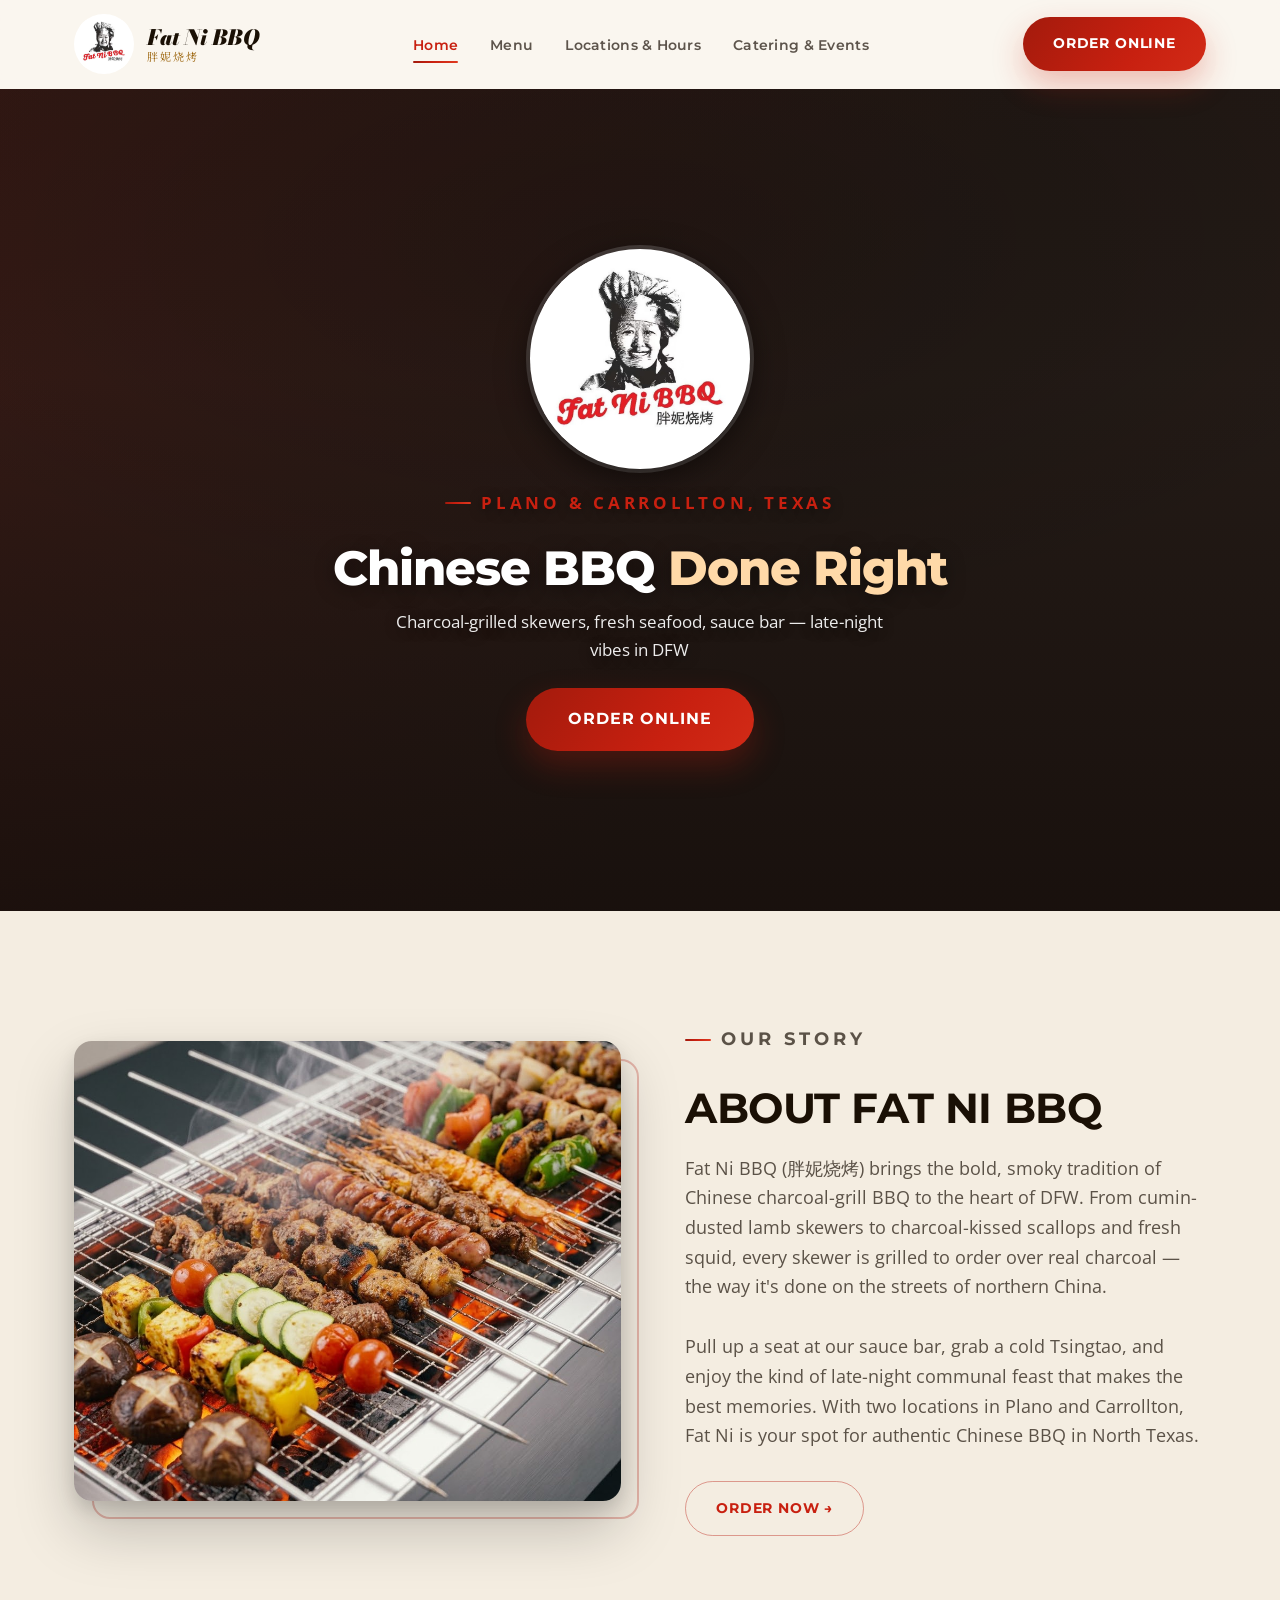
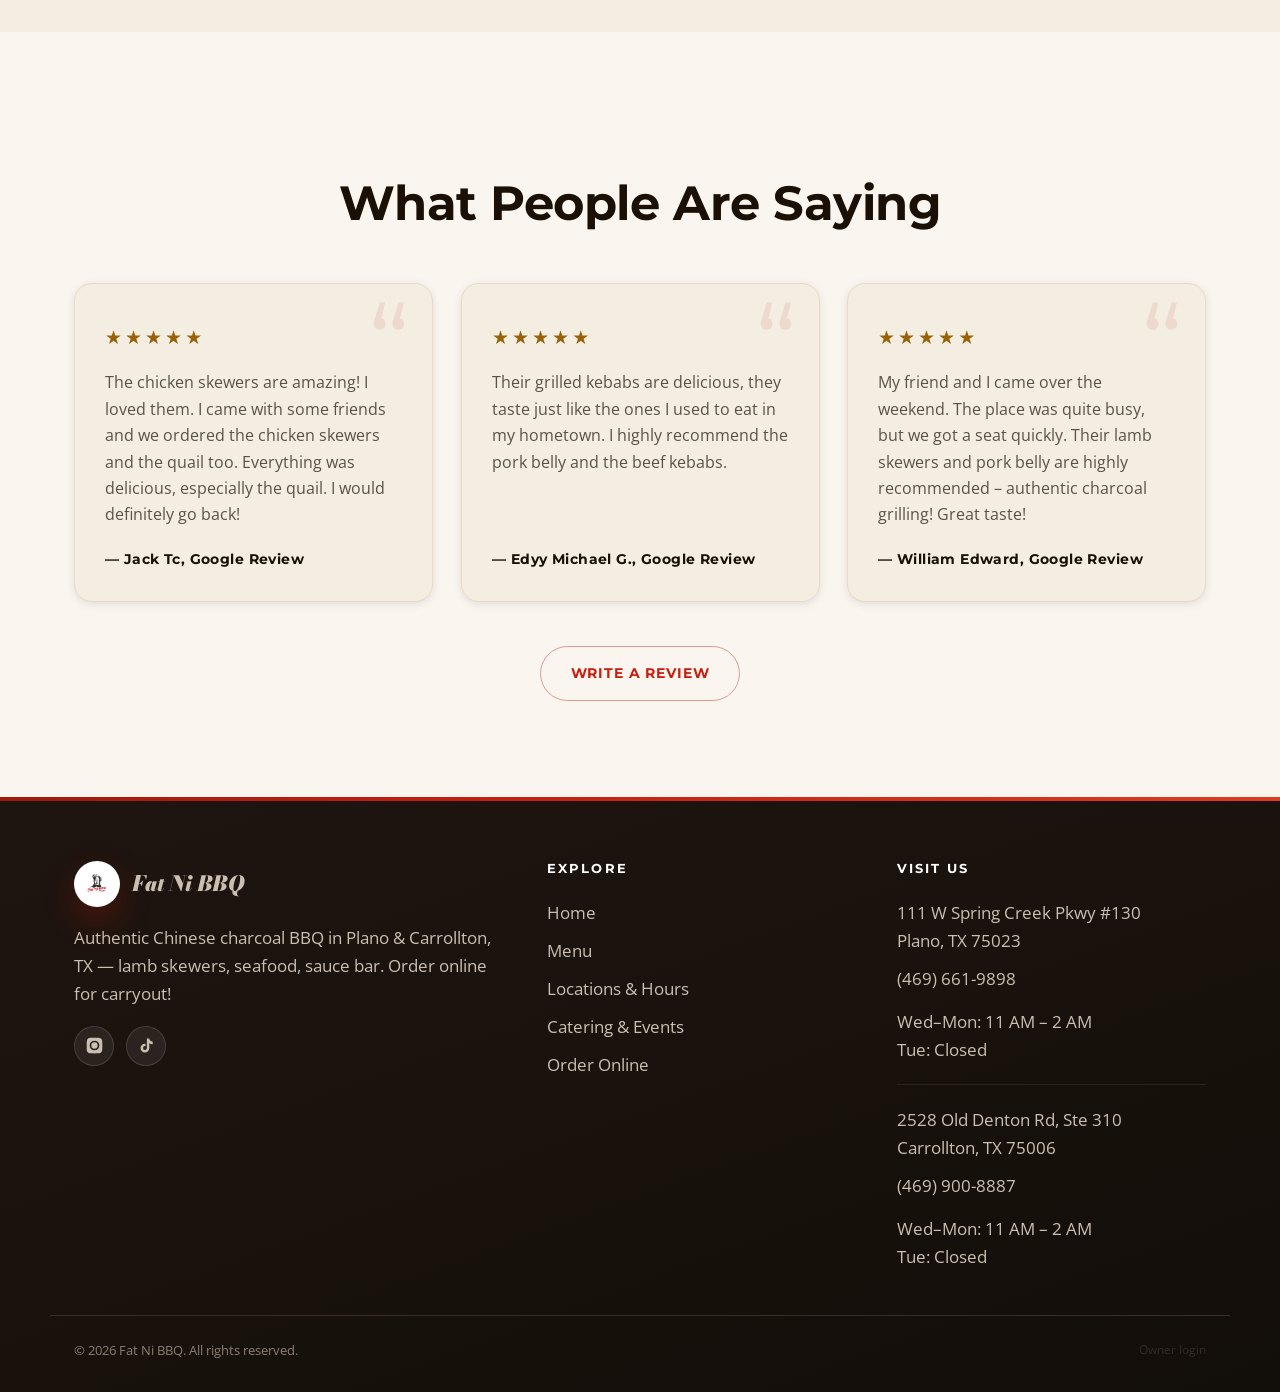
<file: index.html>
<!DOCTYPE html>
<html lang="en">
<head>
<meta charset="UTF-8">
<meta name="viewport" content="width=device-width, initial-scale=1">
<title>Fat Ni BBQ 胖妮烧烤 | Chinese BBQ Skewers in Plano &amp; Carrollton TX</title>
<meta name="description" content="Authentic Chinese BBQ in Plano &amp; Carrollton, TX — lamb skewers, charcoal-grilled seafood, sauce bar, and late-night vibes. Order online for carryout today!">
<link rel="canonical" href="https://PLACEHOLDER_DOMAIN/">

<!-- Open Graph / Facebook -->
<meta property="og:type" content="restaurant">
<meta property="og:site_name" content="Fat Ni BBQ">
<meta property="og:locale" content="en_US">
<meta property="og:url" content="https://PLACEHOLDER_DOMAIN/">
<meta property="og:title" content="Fat Ni BBQ 胖妮烧烤 | Chinese BBQ Skewers in DFW">
<meta property="og:description" content="Authentic Chinese BBQ in Plano &amp; Carrollton, TX — lamb skewers, charcoal-grilled seafood, sauce bar. Order online today!">
<meta property="og:image" content="https://PLACEHOLDER_DOMAIN/og-image.jpg">
<meta property="og:image:width" content="1200">
<meta property="og:image:height" content="630">
<meta property="og:image:alt" content="Fat Ni BBQ sizzling charcoal skewers">

<!-- Twitter Card -->
<meta name="twitter:card" content="summary_large_image">
<meta name="twitter:title" content="Fat Ni BBQ 胖妮烧烤 | Chinese BBQ in DFW">
<meta name="twitter:description" content="Authentic Chinese BBQ in Plano &amp; Carrollton, TX. Order online for carryout today!">
<meta name="twitter:image" content="https://PLACEHOLDER_DOMAIN/og-image.jpg">
<link rel="preconnect" href="https://fonts.googleapis.com">
<link rel="preconnect" href="https://fonts.gstatic.com" crossorigin>
<link href="https://fonts.googleapis.com/css2?family=Bodoni+Moda:ital,wght@1,700;1,900&family=Montserrat:wght@600;700;800&family=Noto+Serif+SC:wght@400;700&family=Open+Sans:wght@400;600&display=swap" rel="stylesheet">
<script>document.documentElement.className += ' js';</script>
<link rel="stylesheet" href="css/styles.css?v=16">

<!-- ===== Structured data: Restaurant (Schema.org JSON-LD) ===== -->
<script type="application/ld+json">
[
  {
    "@context": "https://schema.org",
    "@type": "Restaurant",
    "@id": "https://PLACEHOLDER_DOMAIN/#restaurant-plano",
    "name": "Fat Ni BBQ – Plano",
    "alternateName": "胖妮烧烤",
    "url": "https://PLACEHOLDER_DOMAIN/",
    "description": "Authentic Chinese BBQ restaurant in Plano, TX — charcoal-grilled lamb skewers, seafood, sauce bar, and late-night dining.",
    "telephone": "+1-469-661-9898",
    "priceRange": "$$",
    "servesCuisine": ["Chinese", "Barbecue", "Chinese BBQ", "Skewers"],
    "currenciesAccepted": "USD",
    "paymentAccepted": "Cash, Credit Card",
    "acceptsReservations": "False",
    "menu": "https://PLACEHOLDER_DOMAIN/Menu.html",
    "address": {
      "@type": "PostalAddress",
      "streetAddress": "111 W Spring Creek Pkwy #130",
      "addressLocality": "Plano",
      "addressRegion": "TX",
      "postalCode": "75023",
      "addressCountry": "US"
    },
    "geo": {
      "@type": "GeoCoordinates",
      "latitude": 33.0445,
      "longitude": -96.7236
    },
    "hasMap": "https://www.google.com/maps/search/?api=1&query=111+W+Spring+Creek+Pkwy+%23130+Plano+TX+75023",
    "openingHoursSpecification": [
      {
        "@type": "OpeningHoursSpecification",
        "dayOfWeek": ["Wednesday","Thursday","Friday","Saturday","Sunday","Monday"],
        "opens": "11:00",
        "closes": "02:00"
      }
    ],
    "potentialAction": {
      "@type": "OrderAction",
      "target": "https://www.fatnitx.com/8ue84l32/fat-ni-bbq-plano-75023/order-online?menu=All+Day+Menu&category=Lamb",
      "deliveryMethod": "http://purl.org/goodrelations/v1#DeliveryModePickUp"
    },
    "sameAs": [
      "https://www.instagram.com/fatnibbq/"
    ]
  },
  {
    "@context": "https://schema.org",
    "@type": "Restaurant",
    "@id": "https://PLACEHOLDER_DOMAIN/#restaurant-carrollton",
    "name": "Fat Ni BBQ – Carrollton",
    "alternateName": "胖妮烧烤",
    "url": "https://PLACEHOLDER_DOMAIN/",
    "description": "Authentic Chinese BBQ restaurant in Carrollton, TX — charcoal-grilled lamb skewers, seafood, sauce bar, and late-night dining.",
    "telephone": "+1-469-900-8887",
    "priceRange": "$$",
    "servesCuisine": ["Chinese", "Barbecue", "Chinese BBQ", "Skewers"],
    "currenciesAccepted": "USD",
    "paymentAccepted": "Cash, Credit Card",
    "acceptsReservations": "False",
    "menu": "https://PLACEHOLDER_DOMAIN/Menu.html",
    "address": {
      "@type": "PostalAddress",
      "streetAddress": "2528 Old Denton Rd, Ste 310",
      "addressLocality": "Carrollton",
      "addressRegion": "TX",
      "postalCode": "75006",
      "addressCountry": "US"
    },
    "geo": {
      "@type": "GeoCoordinates",
      "latitude": 32.9814,
      "longitude": -96.9121
    },
    "hasMap": "https://www.google.com/maps/search/?api=1&query=2528+Old+Denton+Rd+Ste+310+Carrollton+TX+75006",
    "openingHoursSpecification": [
      {
        "@type": "OpeningHoursSpecification",
        "dayOfWeek": ["Wednesday","Thursday","Friday","Saturday","Sunday","Monday"],
        "opens": "11:00",
        "closes": "02:00"
      }
    ],
    "potentialAction": {
      "@type": "OrderAction",
      "target": "https://order.mealkeyway.com/customer/release/index?mid=506733344d65316e615a445156487862392b677549773d3d&utm_source=google&integrate_type=formal&rwg_token=AE37R_hB5gNFJcM0Ue2TEVAESxwyPOyjA5J1x7qMYvL4aR3j58xdNEw-A7VFvB98Ktdv3g4ux8_WeAiTg5AVQB6QkTfGj9F4eA%3D%3D#/main",
      "deliveryMethod": "http://purl.org/goodrelations/v1#DeliveryModePickUp"
    },
    "sameAs": [
      "https://www.instagram.com/fatnibbq/"
    ]
  }
]
</script>
</head>
<body>

<template id="__bundler_thumbnail">
  <svg viewBox="0 0 100 100" xmlns="http://www.w3.org/2000/svg">
    <rect width="100" height="100" fill="#181210"/>
    <text x="50" y="62" font-family="Montserrat, sans-serif" font-size="34" font-weight="800" fill="#e05c28" text-anchor="middle">FN</text>
  </svg>
</template>

<!-- ===== Header ===== -->
<header class="site-header" data-screen-label="Header">
  <div class="wrap header-inner">
    <a class="brand" href="index.html">
      <span class="brand-mark"><img src="logo-circle.jpg" alt="Fat Ni BBQ logo"></span>
      <span class="brand-name">Fat Ni BBQ <span class="brand-cn" lang="zh-Hans">胖妮烧烤</span></span>
    </a>
    <nav class="main-nav" id="nav">
      <ul>
        <li><a class="active" href="index.html">Home</a></li>
        <li><a href="Menu.html">Menu</a></li>
        <li><a href="Location.html">Locations &amp; Hours</a></li>
        <li><a href="Catering.html">Catering &amp; Events</a></li>
      </ul>
    </nav>
    <div class="header-actions">
      <a class="btn" href="#" data-order-toggle>Order Online</a>
      <button class="nav-toggle" id="navToggle" aria-label="Menu"><span></span><span></span><span></span></button>
    </div>
  </div>
</header>

<!-- ===== Hero ===== -->
<section class="hero" data-screen-label="Hero">
  <div class="hero-content">
    <span class="hero-logo-wrap">
      <img class="hero-logo" src="logo-circle.jpg" alt="Fat Ni BBQ — 胖妮烧烤 — Chinese BBQ Dallas" width="626" height="626" decoding="async">
    </span>
    <p class="section-eyebrow">Plano &amp; Carrollton, Texas</p>
    <h1>Chinese BBQ <em>Done Right</em></h1>
    <p>Charcoal-grilled skewers, fresh seafood, sauce bar &mdash; late-night vibes in DFW</p>
    <div class="hero-cta">
      <a class="btn btn--lg" href="#" data-order-toggle>Order Online</a>
    </div>
  </div>
</section>

<!-- ===== About ===== -->
<section class="band" id="about" data-screen-label="About">
  <div class="wrap feature">
    <div class="feature-media">
      <img src="about-photo.jpg" alt="Charcoal grill at Fat Ni BBQ with skewers over glowing coals" loading="lazy" decoding="async" width="600" height="460">
    </div>
    <div>
      <p class="section-eyebrow">Our Story</p>
      <h2>ABOUT FAT NI BBQ</h2>
      <p>Fat Ni BBQ (胖妮烧烤) brings the bold, smoky tradition of Chinese charcoal-grill BBQ to the heart of DFW. From cumin-dusted lamb skewers to charcoal-kissed scallops and fresh squid, every skewer is grilled to order over real charcoal — the way it's done on the streets of northern China.</p>
      <p>Pull up a seat at our sauce bar, grab a cold Tsingtao, and enjoy the kind of late-night communal feast that makes the best memories. With two locations in Plano and Carrollton, Fat Ni is your spot for authentic Chinese BBQ in North Texas.</p>
      <a class="btn btn--ghost" href="#" data-order-toggle>Order Now &rarr;</a>
    </div>
  </div>
</section>


<!-- ===== Reviews ===== -->
<section class="reviews" data-screen-label="Reviews">
  <div class="wrap">
    <div class="center">
      <p class="section-eyebrow" data-reveal>Reviews</p>
      <h2 class="section-title" data-reveal>What People Are Saying</h2>
    </div>
    <div class="review-grid">
      <div class="review-card" data-reveal>
        <div class="stars">★★★★★</div>
        <p>The chicken skewers are amazing! I loved them. I came with some friends and we ordered the chicken skewers and the quail too. Everything was delicious, especially the quail. I would definitely go back!</p>
        <div class="review-author">— Jack Tc, Google Review</div>
      </div>
      <div class="review-card" data-reveal data-reveal-delay="120">
        <div class="stars">★★★★★</div>
        <p>Their grilled kebabs are delicious, they taste just like the ones I used to eat in my hometown. I highly recommend the pork belly and the beef kebabs.</p>
        <div class="review-author">— Edyy Michael G., Google Review</div>
      </div>
      <div class="review-card" data-reveal data-reveal-delay="240">
        <div class="stars">★★★★★</div>
        <p>My friend and I came over the weekend. The place was quite busy, but we got a seat quickly. Their lamb skewers and pork belly are highly recommended – authentic charcoal grilling! Great taste!</p>
        <div class="review-author">— William Edward, Google Review</div>
      </div>
    </div>
    <div class="center" style="margin-top:44px" data-reveal>
      <a class="btn btn--ghost" href="#" data-review-toggle>Write A Review</a>
    </div>
  </div>
</section>

<!-- ===== Footer ===== -->
<footer class="site-footer" data-screen-label="Footer">
  <div class="wrap footer-grid">
    <div>
      <div class="footer-brand">
        <span class="brand-mark"><img src="logo-circle.jpg" alt="Fat Ni BBQ logo"></span>
        <span class="brand-name">Fat Ni BBQ</span>
      </div>
      <p>Authentic Chinese charcoal BBQ in Plano &amp; Carrollton, TX — lamb skewers, seafood, sauce bar. Order online for carryout!</p>
      <div class="footer-social">
        <a href="https://www.instagram.com/fatnibbq/" target="_blank" rel="noopener" aria-label="Instagram"><svg viewBox="0 0 24 24" fill="currentColor" aria-hidden="true"><path d="M12 2.2c3.2 0 3.6 0 4.9.07 1.2.05 1.8.25 2.2.42.6.2 1 .5 1.4.9.4.4.7.8.9 1.4.17.4.37 1 .42 2.2.06 1.3.07 1.7.07 4.9s0 3.6-.07 4.9c-.05 1.2-.25 1.8-.42 2.2-.2.6-.5 1-.9 1.4-.4.4-.8.7-1.4.9-.4.17-1 .37-2.2.42-1.3.06-1.7.07-4.9.07s-3.6 0-4.9-.07c-1.2-.05-1.8-.25-2.2-.42-.6-.2-1-.5-1.4-.9-.4-.4-.7-.8-.9-1.4-.17-.4-.37-1-.42-2.2C2.21 15.6 2.2 15.2 2.2 12s0-3.6.07-4.9c.05-1.2.25-1.8.42-2.2.2-.6.5-1 .9-1.4.4-.4.8-.7 1.4-.9.4-.17 1-.37 2.2-.42C8.4 2.21 8.8 2.2 12 2.2zm0 3.65A6.15 6.15 0 1 0 12 18.15 6.15 6.15 0 0 0 12 5.85zm0 10.15A4 4 0 1 1 12 8a4 4 0 0 1 0 8zm6.4-10.4a1.44 1.44 0 1 1-1.44-1.44 1.44 1.44 0 0 1 1.44 1.44z"/></svg></a>
        <a href="https://www.tiktok.com/@fatnibbq" target="_blank" rel="noopener" aria-label="TikTok"><svg viewBox="0 0 24 24" fill="currentColor" aria-hidden="true"><path d="M16.6 5.82a4.28 4.28 0 0 1-1.05-2.82h-3.1v12.27a2.43 2.43 0 0 1-2.43 2.43 2.43 2.43 0 1 1 .67-4.77V9.74a5.56 5.56 0 0 0-.67-.04 5.55 5.55 0 1 0 5.55 5.55V9.01a7.34 7.34 0 0 0 4.3 1.38V7.28a4.28 4.28 0 0 1-3.27-1.46z"/></svg></a>
      </div>
    </div>
    <div>
      <h4>Explore</h4>
      <a href="index.html">Home</a>
      <a href="Menu.html">Menu</a>
      <a href="Location.html">Locations &amp; Hours</a>
      <a href="Catering.html">Catering &amp; Events</a>
      <a href="#" data-order-toggle>Order Online</a>
    </div>
    <div>
      <h4>Visit Us</h4>
      <div class="footer-location">
        <a href="https://www.google.com/maps/search/?api=1&query=111+W+Spring+Creek+Pkwy+%23130+Plano+TX+75023" target="_blank" rel="noopener">111 W Spring Creek Pkwy #130<br>Plano, TX 75023</a>
        <a href="tel:+14696619898">(469) 661-9898</a>
        <p style="margin:10px 0 0">Wed–Mon: 11 AM – 2 AM<br>Tue: Closed</p>
      </div>
      <div class="footer-location">
        <a href="https://www.google.com/maps/search/?api=1&query=2528+Old+Denton+Rd+Ste+310+Carrollton+TX+75006" target="_blank" rel="noopener">2528 Old Denton Rd, Ste 310<br>Carrollton, TX 75006</a>
        <a href="tel:+14699008887">(469) 900-8887</a>
        <p style="margin:10px 0 0">Wed–Mon: 11 AM – 2 AM<br>Tue: Closed</p>
      </div>
    </div>
  </div>
  <div class="wrap footer-bottom">
    <span>&copy; 2026 Fat Ni BBQ. All rights reserved.</span>
    <a class="owner-login" href="Gallery.html#admin">Owner login</a>
  </div>
</footer>

<!-- ===== Sticky mobile order bar ===== -->
<div class="sticky-order-bar">
  <a class="btn btn--lg" href="#" data-order-toggle>Order Online</a>
</div>

<script>
  const t = document.getElementById('navToggle');
  const n = document.getElementById('nav');
  t && t.addEventListener('click', () => n.classList.toggle('open'));
</script>
<script src="js/reveal.js?v=1"></script>
<script src="js/external-links.js?v=1"></script>
<script src="js/order-locations.js?v=2"></script>
</body>
</html>
</file>
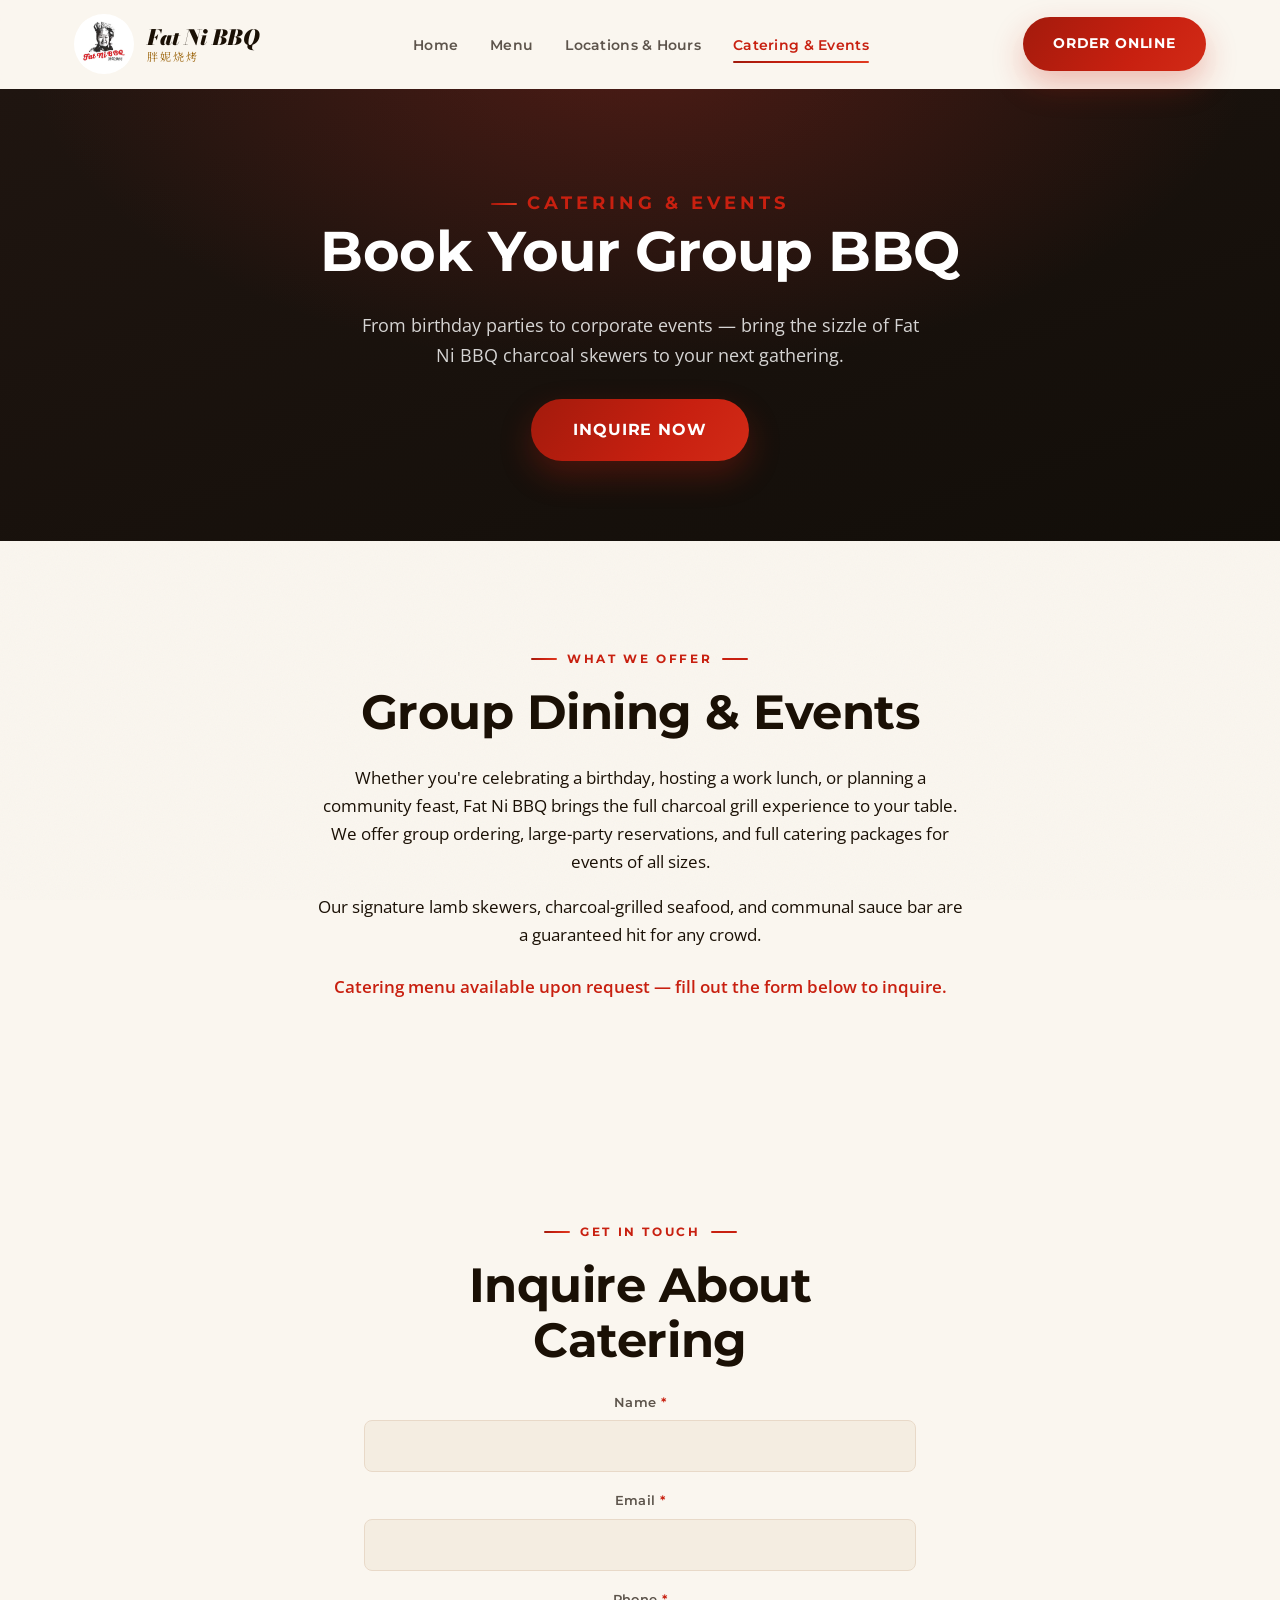
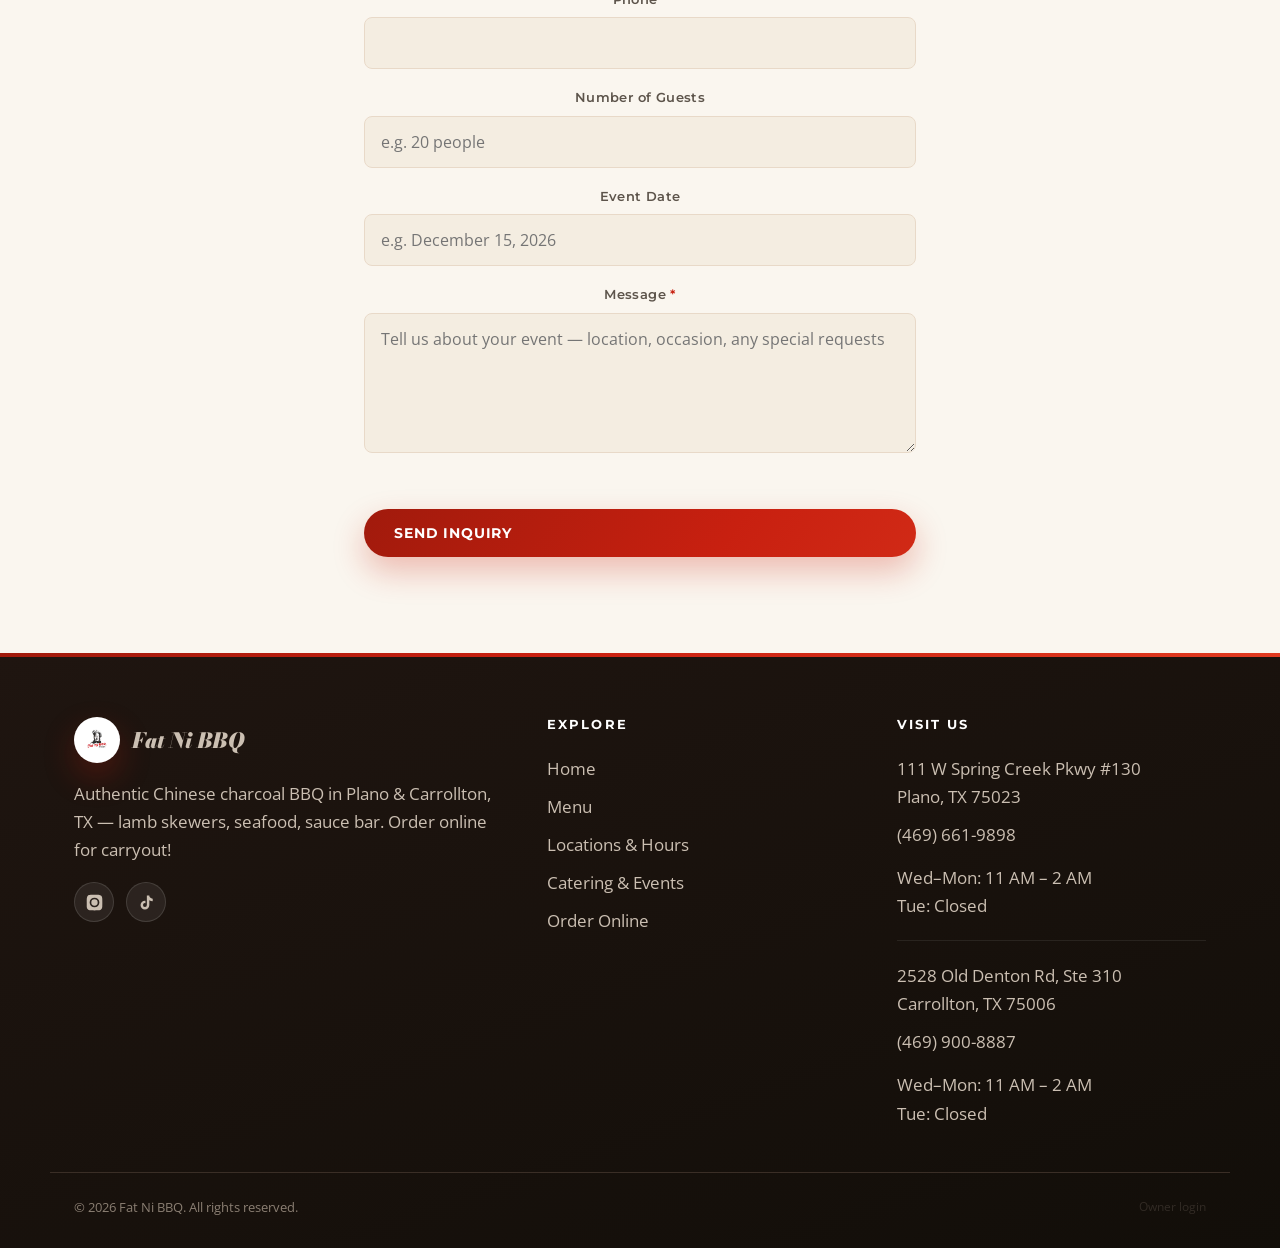
<file: Catering.html>
<!DOCTYPE html>
<html lang="en">
<head>
<meta charset="UTF-8">
<meta name="viewport" content="width=device-width, initial-scale=1">
<title>Catering &amp; Events | Fat Ni BBQ — Group BBQ in Dallas</title>
<meta name="description" content="Book Fat Ni BBQ (胖妮烧烤) for your next group event — charcoal BBQ for parties, corporate events, and celebrations in DFW. Inquire today!">
<link rel="canonical" href="https://PLACEHOLDER_DOMAIN/Catering.html">

<!-- Open Graph / Facebook -->
<meta property="og:type" content="website">
<meta property="og:site_name" content="Fat Ni BBQ">
<meta property="og:locale" content="en_US">
<meta property="og:url" content="https://PLACEHOLDER_DOMAIN/Catering.html">
<meta property="og:title" content="Catering &amp; Events | Fat Ni BBQ — Group BBQ in DFW">
<meta property="og:description" content="Charcoal BBQ for your group event — parties, corporate lunches, celebrations. Inquire today!">
<meta property="og:image" content="https://PLACEHOLDER_DOMAIN/og-image.jpg">
<meta property="og:image:alt" content="Fat Ni BBQ catering event spread">

<!-- Twitter Card -->
<meta name="twitter:card" content="summary_large_image">
<meta name="twitter:title" content="Catering &amp; Events | Fat Ni BBQ 胖妮烧烤">
<meta name="twitter:description" content="Group BBQ in DFW — charcoal skewers, seafood. Inquire today!">
<meta name="twitter:image" content="https://PLACEHOLDER_DOMAIN/og-image.jpg">
<link rel="preconnect" href="https://fonts.googleapis.com">
<link rel="preconnect" href="https://fonts.gstatic.com" crossorigin>
<link href="https://fonts.googleapis.com/css2?family=Bodoni+Moda:ital,wght@1,700;1,900&family=Montserrat:wght@600;700;800&family=Noto+Serif+SC:wght@400;700&family=Open+Sans:wght@400;600&display=swap" rel="stylesheet">
<script>document.documentElement.className += ' js';</script>
<link rel="stylesheet" href="css/styles.css?v=16">
</head>
<body>

<header class="site-header">
  <div class="wrap header-inner">
    <a class="brand" href="index.html">
      <span class="brand-mark"><img src="logo-circle.jpg" alt="Fat Ni BBQ logo"></span>
      <span class="brand-name">Fat Ni BBQ <span class="brand-cn" lang="zh-Hans">胖妮烧烤</span></span>
    </a>
    <nav class="main-nav" id="nav">
      <ul>
        <li><a href="index.html">Home</a></li>
        <li><a href="Menu.html">Menu</a></li>
        <li><a href="Location.html">Locations &amp; Hours</a></li>
        <li><a class="active" href="Catering.html">Catering &amp; Events</a></li>
      </ul>
    </nav>
    <div class="header-actions">
      <a class="btn" href="#" data-order-toggle>Order Online</a>
      <button class="nav-toggle" id="navToggle" aria-label="Menu"><span></span><span></span><span></span></button>
    </div>
  </div>
</header>

<div class="page-head" data-screen-label="Catering hero">
  <p class="section-eyebrow">Catering &amp; Events</p>
  <h1>Book Your Group BBQ</h1>
  <p>From birthday parties to corporate events — bring the sizzle of Fat Ni BBQ charcoal skewers to your next gathering.</p>
  <div style="margin-top:28px"><a class="btn btn--lg" href="#contact">Inquire Now</a></div>
</div>

<section data-screen-label="Catering overview">
  <div class="wrap center" style="max-width:700px">
    <p class="section-eyebrow" data-reveal>What We Offer</p>
    <h2 class="section-title" data-reveal>Group Dining &amp; Events</h2>
    <p data-reveal>Whether you're celebrating a birthday, hosting a work lunch, or planning a community feast, Fat Ni BBQ brings the full charcoal grill experience to your table. We offer group ordering, large-party reservations, and full catering packages for events of all sizes.</p>
    <p data-reveal>Our signature lamb skewers, charcoal-grilled seafood, and communal sauce bar are a guaranteed hit for any crowd.</p>
    <p data-reveal style="margin-top:24px;font-weight:600;color:var(--accent)">Catering menu available upon request — fill out the form below to inquire.</p>
  </div>
</section>


<section id="contact" data-screen-label="Contact form">
  <div class="wrap center" style="max-width:600px">
    <p class="section-eyebrow" data-reveal>Get In Touch</p>
    <h2 class="section-title" data-reveal>Inquire About Catering</h2>
    <form class="contact-form" id="contactForm" action="https://api.web3forms.com/submit" method="POST" data-reveal data-reveal-delay="120">
      <!-- Web3Forms: REQUIRED. Submissions are emailed to the recipient set
           for this access key in the Web3Forms dashboard.
           TODO: replace with new Fat Ni BBQ Web3Forms access_key before going live.
           See HOW-TO comment at the bottom of this file. -->
      <input type="hidden" name="access_key" value="bb0d47a6-8d63-4cae-ad76-3a23f784e00a">
      <input type="hidden" name="subject" value="Fat Ni BBQ Catering Inquiry">
      <input type="hidden" name="from_name" value="Fat Ni BBQ">
      <!-- Spam honeypot: stays empty for humans, hidden from view. Do not remove. -->
      <input type="checkbox" name="botcheck" style="display:none" tabindex="-1" autocomplete="off" aria-hidden="true">
      <div>
        <label>Name <span class="req">*</span></label>
        <input type="text" name="name" required>
      </div>
      <div>
        <label>Email <span class="req">*</span></label>
        <input type="email" name="email" required>
      </div>
      <div>
        <label>Phone <span class="req">*</span></label>
        <input type="tel" name="phone" required>
      </div>
      <div>
        <label>Number of Guests</label>
        <input type="text" name="guests" placeholder="e.g. 20 people">
      </div>
      <div>
        <label>Event Date</label>
        <input type="text" name="event_date" placeholder="e.g. December 15, 2026">
      </div>
      <div>
        <label>Message <span class="req">*</span></label>
        <textarea name="message" required placeholder="Tell us about your event — location, occasion, any special requests"></textarea>
      </div>
      <!-- hCaptcha: real anti-spam check. The Web3Forms client script (loaded
           at the bottom of this page) auto-fills the sitekey and the token. -->
      <div class="h-captcha" data-captcha="true"></div>
      <button class="btn" type="submit">Send Inquiry</button>
      <p class="form-status" id="formStatus" role="status" aria-live="polite" hidden></p>
    </form>
  </div>
</section>

<!-- ===== Footer ===== -->
<footer class="site-footer">
  <div class="wrap footer-grid">
    <div>
      <div class="footer-brand">
        <span class="brand-mark"><img src="logo-circle.jpg" alt="Fat Ni BBQ logo"></span>
        <span class="brand-name">Fat Ni BBQ</span>
      </div>
      <p>Authentic Chinese charcoal BBQ in Plano &amp; Carrollton, TX — lamb skewers, seafood, sauce bar. Order online for carryout!</p>
      <div class="footer-social">
        <a href="https://www.instagram.com/fatnibbq/" target="_blank" rel="noopener" aria-label="Instagram"><svg viewBox="0 0 24 24" fill="currentColor" aria-hidden="true"><path d="M12 2.2c3.2 0 3.6 0 4.9.07 1.2.05 1.8.25 2.2.42.6.2 1 .5 1.4.9.4.4.7.8.9 1.4.17.4.37 1 .42 2.2.06 1.3.07 1.7.07 4.9s0 3.6-.07 4.9c-.05 1.2-.25 1.8-.42 2.2-.2.6-.5 1-.9 1.4-.4.4-.8.7-1.4.9-.4.17-1 .37-2.2.42-1.3.06-1.7.07-4.9.07s-3.6 0-4.9-.07c-1.2-.05-1.8-.25-2.2-.42-.6-.2-1-.5-1.4-.9-.4-.4-.7-.8-.9-1.4-.17-.4-.37-1-.42-2.2C2.21 15.6 2.2 15.2 2.2 12s0-3.6.07-4.9c.05-1.2.25-1.8.42-2.2.2-.6.5-1 .9-1.4.4-.4.8-.7 1.4-.9.4-.17 1-.37 2.2-.42C8.4 2.21 8.8 2.2 12 2.2zm0 3.65A6.15 6.15 0 1 0 12 18.15 6.15 6.15 0 0 0 12 5.85zm0 10.15A4 4 0 1 1 12 8a4 4 0 0 1 0 8zm6.4-10.4a1.44 1.44 0 1 1-1.44-1.44 1.44 1.44 0 0 1 1.44 1.44z"/></svg></a>
        <a href="https://www.tiktok.com/@fatnibbq" target="_blank" rel="noopener" aria-label="TikTok"><svg viewBox="0 0 24 24" fill="currentColor" aria-hidden="true"><path d="M16.6 5.82a4.28 4.28 0 0 1-1.05-2.82h-3.1v12.27a2.43 2.43 0 0 1-2.43 2.43 2.43 2.43 0 1 1 .67-4.77V9.74a5.56 5.56 0 0 0-.67-.04 5.55 5.55 0 1 0 5.55 5.55V9.01a7.34 7.34 0 0 0 4.3 1.38V7.28a4.28 4.28 0 0 1-3.27-1.46z"/></svg></a>
      </div>
    </div>
    <div>
      <h4>Explore</h4>
      <a href="index.html">Home</a>
      <a href="Menu.html">Menu</a>
      <a href="Location.html">Locations &amp; Hours</a>
      <a href="Catering.html">Catering &amp; Events</a>
      <a href="#" data-order-toggle>Order Online</a>
    </div>
    <div>
      <h4>Visit Us</h4>
      <div class="footer-location">
        <a href="https://www.google.com/maps/search/?api=1&query=111+W+Spring+Creek+Pkwy+%23130+Plano+TX+75023" target="_blank" rel="noopener">111 W Spring Creek Pkwy #130<br>Plano, TX 75023</a>
        <a href="tel:+14696619898">(469) 661-9898</a>
        <p style="margin:10px 0 0">Wed–Mon: 11 AM – 2 AM<br>Tue: Closed</p>
      </div>
      <div class="footer-location">
        <a href="https://www.google.com/maps/search/?api=1&query=2528+Old+Denton+Rd+Ste+310+Carrollton+TX+75006" target="_blank" rel="noopener">2528 Old Denton Rd, Ste 310<br>Carrollton, TX 75006</a>
        <a href="tel:+14699008887">(469) 900-8887</a>
        <p style="margin:10px 0 0">Wed–Mon: 11 AM – 2 AM<br>Tue: Closed</p>
      </div>
    </div>
  </div>
  <div class="wrap footer-bottom">
    <span>&copy; 2026 Fat Ni BBQ. All rights reserved.</span>
    <a class="owner-login" href="Gallery.html#admin">Owner login</a>
  </div>
</footer>

<!-- ===== Sticky mobile order bar ===== -->
<div class="sticky-order-bar">
  <a class="btn btn--lg" href="#" data-order-toggle>Order Online</a>
</div>

<script>
  const t = document.getElementById('navToggle');
  const n = document.getElementById('nav');
  t && t.addEventListener('click', () => n.classList.toggle('open'));
</script>
<script src="js/reveal.js?v=1"></script>
<script src="js/external-links.js?v=1"></script>
<script src="js/order-locations.js?v=2"></script>

<!-- ===== Contact form → Web3Forms =====
     Submissions will be emailed to the recipient set for the access_key in the Web3Forms dashboard.
     TODO: Create a new Web3Forms account at https://web3forms.com and replace PLACEHOLDER_WEB3FORMS_ACCESS_KEY
     with the new key. Set the recipient email in the Web3Forms dashboard (not in this file).
     After setup, submit a test inquiry on the live site and confirm delivery (check spam first time). -->
<script>
(function () {
  var form = document.getElementById('contactForm');
  if (!form) return;
  var status = document.getElementById('formStatus');
  var btn = form.querySelector('button[type="submit"]');
  var PHONE = '(469) 661-9898';

  form.addEventListener('submit', async function (e) {
    e.preventDefault();

    var cap = form.querySelector('textarea[name="h-captcha-response"]');
    if (!cap || !cap.value) {
      status.hidden = false;
      status.className = 'form-status err';
      status.textContent = 'Please complete the "I’m human" check above, then click Submit.';
      return;
    }

    var prevLabel = btn.textContent;
    btn.disabled = true;
    btn.textContent = 'Sending…';
    status.hidden = false;
    status.className = 'form-status';
    status.textContent = 'Sending…';

    try {
      var res = await fetch('https://api.web3forms.com/submit', {
        method: 'POST',
        headers: { Accept: 'application/json' },
        body: new FormData(form)
      });
      var json = await res.json().catch(function(){ return {}; });
      if (res.ok && json.success) {
        status.className = 'form-status ok';
        status.textContent = 'Thanks! Your message has been sent — we’ll be in touch soon.';
        form.reset();
      } else {
        status.className = 'form-status err';
        status.textContent = (json && json.message)
          ? json.message
          : 'Sorry, something went wrong. Please call us at ' + PHONE + '.';
      }
    } catch (err) {
      status.className = 'form-status err';
      status.textContent = 'Network error — please try again, or call us at ' + PHONE + '.';
    } finally {
      btn.disabled = false;
      btn.textContent = prevLabel;
    }
  });
})();
</script>
<!-- Web3Forms client script: renders the hCaptcha widget automatically. -->
<script src="https://web3forms.com/client/script.js" async defer></script>
</body>
</html>
</file>
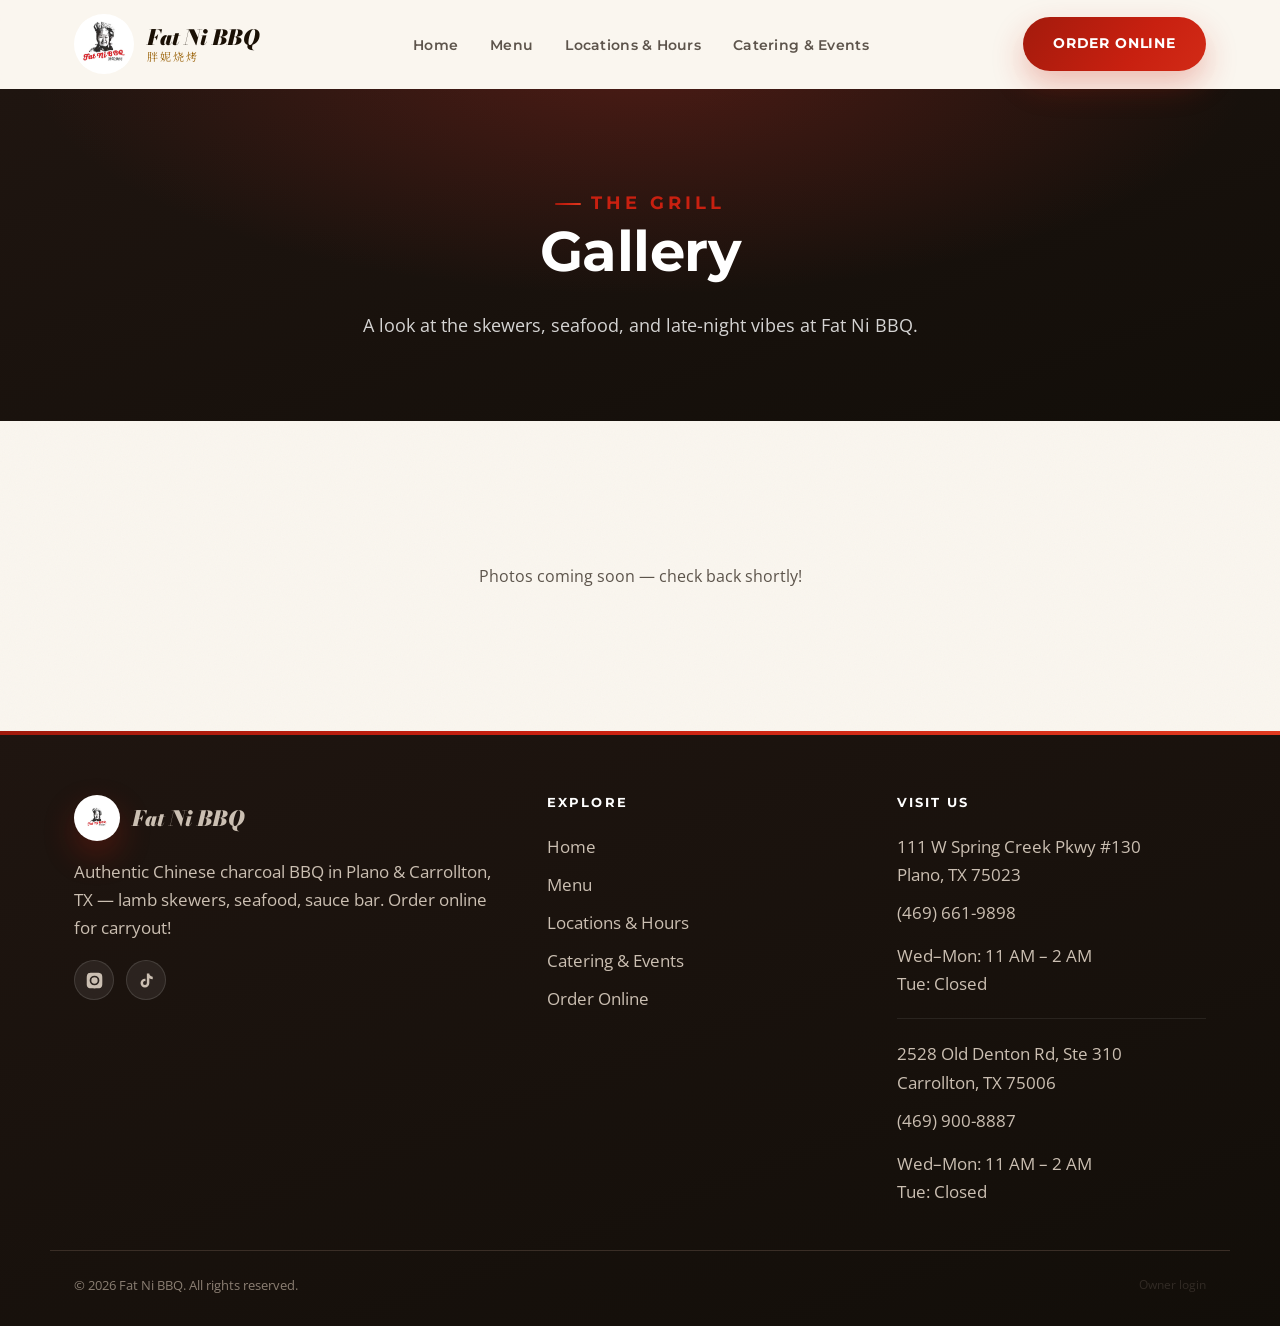
<file: Gallery.html>
<!DOCTYPE html>
<html lang="en">
<head>
<meta charset="UTF-8">
<meta name="viewport" content="width=device-width, initial-scale=1">
<title>Gallery | Fat Ni BBQ 胖妮烧烤 — Charcoal Grill Photos</title>
<meta name="description" content="See photos of Fat Ni BBQ's charcoal-grilled skewers, seafood, and late-night BBQ vibes — authentic Chinese BBQ in Plano &amp; Carrollton, TX.">
<link rel="canonical" href="https://PLACEHOLDER_DOMAIN/Gallery.html">

<!-- Open Graph / Facebook -->
<meta property="og:type" content="website">
<meta property="og:site_name" content="Fat Ni BBQ">
<meta property="og:locale" content="en_US">
<meta property="og:url" content="https://PLACEHOLDER_DOMAIN/Gallery.html">
<meta property="og:title" content="Gallery | Fat Ni BBQ — Charcoal Grill Photos">
<meta property="og:description" content="Photos of Fat Ni BBQ's sizzling skewers, seafood and BBQ vibes in Plano &amp; Carrollton, TX.">
<meta property="og:image" content="https://PLACEHOLDER_DOMAIN/og-image.jpg">
<meta property="og:image:alt" content="Fat Ni BBQ charcoal skewers">

<!-- Twitter Card -->
<meta name="twitter:card" content="summary_large_image">
<meta name="twitter:title" content="Gallery | Fat Ni BBQ 胖妮烧烤">
<meta name="twitter:description" content="Photos of Fat Ni BBQ's sizzling skewers, seafood and BBQ vibes in DFW.">
<meta name="twitter:image" content="https://PLACEHOLDER_DOMAIN/og-image.jpg">
<link rel="preconnect" href="https://fonts.googleapis.com">
<link rel="preconnect" href="https://fonts.gstatic.com" crossorigin>
<link href="https://fonts.googleapis.com/css2?family=Bodoni+Moda:ital,wght@1,700;1,900&family=Montserrat:wght@600;700;800&family=Noto+Serif+SC:wght@400;700&family=Open+Sans:wght@400;600&display=swap" rel="stylesheet">
<script>document.documentElement.className += ' js';</script>
<link rel="stylesheet" href="css/styles.css?v=16">
<style>
  .slot-note {
    text-align: center; color: var(--ink-soft); font-size: 15px;
    margin: 0 auto 8px; max-width: 640px;
  }
  /* Upload bar */
  .g-toolbar {
    display: flex; align-items: center; justify-content: center;
    flex-wrap: wrap; gap: 14px; margin: 0 auto 14px;
  }
  .g-toolbar[hidden], .g-drop[hidden] { display: none !important; }
  .g-count { font-family: var(--font-head); font-weight: 600; color: var(--ink-soft); font-size: 14px; }
  .g-clear {
    background: none; border: none; cursor: pointer;
    color: var(--ink-soft); font-size: 14px; font-weight: 600;
    text-decoration: underline; padding: 4px;
  }
  .g-clear:hover { color: var(--accent); }
  /* Drop zone */
  .g-drop {
    border: 2px dashed rgba(255,255,255,.18); border-radius: var(--radius);
    background: var(--paper);
    padding: 38px 24px; text-align: center;
    transition: border-color .2s, background .2s; margin-bottom: 34px;
  }
  .g-drop.drag { border-color: var(--accent); background: rgba(224,92,40,.08); }
  .g-drop p { margin: 12px 0 0; color: var(--ink-soft); font-size: 15px; }
  .g-drop .g-ico { font-size: 34px; }
  /* Masonry → justified rows that resolve into a clean rectangle */
  .g-masonry { display: block; }
  .g-row {
    display: flex; gap: 12px; margin-bottom: 12px; justify-content: center;
  }
  .g-item {
    position: relative; border-radius: var(--radius); overflow: hidden;
    background: var(--charcoal-mid); box-shadow: 0 6px 18px rgba(0,0,0,.35);
    flex: 0 0 auto;
  }
  .g-item img { width: 100%; height: 100%; object-fit: cover; display: block; }
  .g-del {
    position: absolute; top: 8px; right: 8px;
    width: 30px; height: 30px; border-radius: 50%;
    border: none; cursor: pointer;
    background: rgba(24,18,16,.72); color: #fff;
    font-size: 20px; line-height: 1;
    display: grid; place-items: center;
    opacity: 0; transition: opacity .2s, background .2s;
  }
  .g-item:hover .g-del { opacity: 1; }
  .g-del:hover { background: var(--accent); }
  .g-empty { text-align: center; color: var(--ink-soft); padding: 30px 0; font-size: 16px; }
  /* Status tags (admin only) */
  .g-tag {
    position: absolute; top: 8px; left: 8px;
    font-family: var(--font-head); font-weight: 700;
    font-size: 12px; letter-spacing: .02em;
    padding: 5px 10px; border-radius: 999px;
    color: #fff; box-shadow: 0 2px 8px rgba(0,0,0,.35);
  }
  .g-tag--live { background: #1f8a5b; }
  .g-tag--preview { background: var(--accent); }
  /* Drag-to-reorder (admin) */
  .g-grip {
    position: absolute; bottom: 8px; left: 8px;
    width: 34px; height: 34px; border-radius: 8px;
    background: rgba(24,18,16,.72); color: #fff;
    display: grid; place-items: center; font-size: 20px; line-height: 1;
    cursor: grab; opacity: 0; transition: opacity .2s;
  }
  .g-item:hover .g-grip { opacity: 1; }
  .g-item.dragging { opacity: .4; }
  .g-item.dragging .g-grip { cursor: grabbing; }
  .g-item.drop-before::after, .g-item.drop-after::after {
    content: ''; position: absolute; left: 0; right: 0; height: 4px;
    background: var(--accent); border-radius: 2px; z-index: 6;
  }
  .g-item.drop-before::after { top: -8px; }
  .g-item.drop-after::after { bottom: -8px; }
  /* Admin explainer note */
  .g-adminnote {
    max-width: 760px; margin: 0 auto 18px; padding: 16px 20px;
    background: var(--charcoal-mid); border: 1px solid var(--charcoal-light); border-radius: var(--radius);
    color: var(--ink); font-size: 14.5px; line-height: 1.55;
  }
  .g-adminnote[hidden] { display: none !important; }
  .g-adminnote strong { color: var(--accent); }
  .g-adminnote ol { margin: 8px 0 0; padding-left: 20px; }
  .g-adminnote li { margin: 3px 0; }
</style>
</head>
<body>

<header class="site-header">
  <div class="wrap header-inner">
    <a class="brand" href="index.html">
      <span class="brand-mark"><img src="logo-circle.jpg" alt="Fat Ni BBQ logo"></span>
      <span class="brand-name">Fat Ni BBQ <span class="brand-cn" lang="zh-Hans">胖妮烧烤</span></span>
    </a>
    <nav class="main-nav" id="nav">
      <ul>
        <li><a href="index.html">Home</a></li>
        <li><a href="Menu.html">Menu</a></li>
        <li><a href="Location.html">Locations &amp; Hours</a></li>
        <li><a href="Catering.html">Catering &amp; Events</a></li>
      </ul>
    </nav>
    <div class="header-actions">
      <a class="btn" href="#" data-order-toggle>Order Online</a>
      <button class="nav-toggle" id="navToggle" aria-label="Menu"><span></span><span></span><span></span></button>
    </div>
  </div>
</header>

<div class="page-head" data-screen-label="Gallery page head">
  <p class="section-eyebrow">The Grill</p>
  <h1>Gallery</h1>
  <p>A look at the skewers, seafood, and late-night vibes at Fat Ni BBQ.</p>
</div>

<section data-screen-label="Gallery grid">
  <div class="wrap">
    <div class="g-toolbar" id="galleryToolbar" hidden>
      <input id="galleryInput" type="file" accept="image/*" multiple hidden>
      <label class="btn" for="galleryInput">↑ Upload Photos</label>
      <button class="btn g-export" id="galleryExport" type="button">⤓ Download publish bundle</button>
      <span class="g-count" id="galleryCount"></span>
      <button class="g-clear" id="galleryRestore" type="button" hidden>Restore removed</button>
      <button class="g-clear" id="galleryClear" type="button">Clear added</button>
      <button class="g-clear" id="galleryLock" type="button">Lock</button>
    </div>
    <div class="g-adminnote" id="galleryAdminNote" hidden>
      <strong>Owner mode.</strong> Photos you add here are a private preview on <em>this device only</em> — visitors can't see them yet. To put them on the live site:
      <ol>
        <li>Add, remove (hover a photo → click ×), or <strong>drag photos to reorder</strong> them until the preview looks right (top to bottom = the order visitors see).</li>
        <li>Click <strong>Download publish bundle</strong> to get <code>gallery-photo.zip</code>.</li>
        <li>In Hostinger File Manager, open <code>public_html</code>, upload the zip, then right-click → <strong>Extract</strong> (overwrite when asked).</li>
      </ol>
      Full step-by-step instructions are included inside the zip.
    </div>
    <div class="g-drop" id="galleryDrop" hidden>
      <div class="g-ico">⬆</div>
      <p>Drag &amp; drop photos here, or use "↑ Upload Photos" above. You can select several at once.</p>
    </div>

    <p class="g-empty" id="galleryEmpty">No photos yet. Add your first one above.</p>
    <div class="g-masonry" id="galleryGrid"></div>
  </div>
</section>

<!-- ===== Footer ===== -->
<footer class="site-footer">
  <div class="wrap footer-grid">
    <div>
      <div class="footer-brand">
        <span class="brand-mark"><img src="logo-circle.jpg" alt="Fat Ni BBQ logo"></span>
        <span class="brand-name">Fat Ni BBQ</span>
      </div>
      <p>Authentic Chinese charcoal BBQ in Plano &amp; Carrollton, TX — lamb skewers, seafood, sauce bar. Order online for carryout!</p>
      <div class="footer-social">
        <a href="https://www.instagram.com/fatnibbq/" target="_blank" rel="noopener" aria-label="Instagram"><svg viewBox="0 0 24 24" fill="currentColor" aria-hidden="true"><path d="M12 2.2c3.2 0 3.6 0 4.9.07 1.2.05 1.8.25 2.2.42.6.2 1 .5 1.4.9.4.4.7.8.9 1.4.17.4.37 1 .42 2.2.06 1.3.07 1.7.07 4.9s0 3.6-.07 4.9c-.05 1.2-.25 1.8-.42 2.2-.2.6-.5 1-.9 1.4-.4.4-.8.7-1.4.9-.4.17-1 .37-2.2.42-1.3.06-1.7.07-4.9.07s-3.6 0-4.9-.07c-1.2-.05-1.8-.25-2.2-.42-.6-.2-1-.5-1.4-.9-.4-.4-.7-.8-.9-1.4-.17-.4-.37-1-.42-2.2C2.21 15.6 2.2 15.2 2.2 12s0-3.6.07-4.9c.05-1.2.25-1.8.42-2.2.2-.6.5-1 .9-1.4.4-.4.8-.7 1.4-.9.4-.17 1-.37 2.2-.42C8.4 2.21 8.8 2.2 12 2.2zm0 3.65A6.15 6.15 0 1 0 12 18.15 6.15 6.15 0 0 0 12 5.85zm0 10.15A4 4 0 1 1 12 8a4 4 0 0 1 0 8zm6.4-10.4a1.44 1.44 0 1 1-1.44-1.44 1.44 1.44 0 0 1 1.44 1.44z"/></svg></a>
        <a href="https://www.tiktok.com/@fatnibbq" target="_blank" rel="noopener" aria-label="TikTok"><svg viewBox="0 0 24 24" fill="currentColor" aria-hidden="true"><path d="M16.6 5.82a4.28 4.28 0 0 1-1.05-2.82h-3.1v12.27a2.43 2.43 0 0 1-2.43 2.43 2.43 2.43 0 1 1 .67-4.77V9.74a5.56 5.56 0 0 0-.67-.04 5.55 5.55 0 1 0 5.55 5.55V9.01a7.34 7.34 0 0 0 4.3 1.38V7.28a4.28 4.28 0 0 1-3.27-1.46z"/></svg></a>
      </div>
    </div>
    <div>
      <h4>Explore</h4>
      <a href="index.html">Home</a>
      <a href="Menu.html">Menu</a>
      <a href="Location.html">Locations &amp; Hours</a>
      <a href="Catering.html">Catering &amp; Events</a>
      <a href="#" data-order-toggle>Order Online</a>
    </div>
    <div>
      <h4>Visit Us</h4>
      <div class="footer-location">
        <a href="https://www.google.com/maps/search/?api=1&query=111+W+Spring+Creek+Pkwy+%23130+Plano+TX+75023" target="_blank" rel="noopener">111 W Spring Creek Pkwy #130<br>Plano, TX 75023</a>
        <a href="tel:+14696619898">(469) 661-9898</a>
        <p style="margin:10px 0 0">Wed–Mon: 11 AM – 2 AM<br>Tue: Closed</p>
      </div>
      <div class="footer-location">
        <a href="https://www.google.com/maps/search/?api=1&query=2528+Old+Denton+Rd+Ste+310+Carrollton+TX+75006" target="_blank" rel="noopener">2528 Old Denton Rd, Ste 310<br>Carrollton, TX 75006</a>
        <a href="tel:+14699008887">(469) 900-8887</a>
        <p style="margin:10px 0 0">Wed–Mon: 11 AM – 2 AM<br>Tue: Closed</p>
      </div>
    </div>
  </div>
  <div class="wrap footer-bottom">
    <span>&copy; 2026 Fat Ni BBQ. All rights reserved.</span>
    <a class="owner-login" href="Gallery.html#admin">Owner login</a>
  </div>
</footer>

<!-- ===== Sticky mobile order bar ===== -->
<div class="sticky-order-bar">
  <a class="btn btn--lg" href="#" data-order-toggle>Order Online</a>
</div>

<script>
  const t = document.getElementById('navToggle');
  const n = document.getElementById('nav');
  t && t.addEventListener('click', () => n.classList.toggle('open'));
</script>
<script src="js/gallery.js?v=1"></script>
<script src="js/reveal.js?v=1"></script>
<script src="js/external-links.js?v=1"></script>
<script src="js/order-locations.js?v=2"></script>
</body>
</html>
</file>
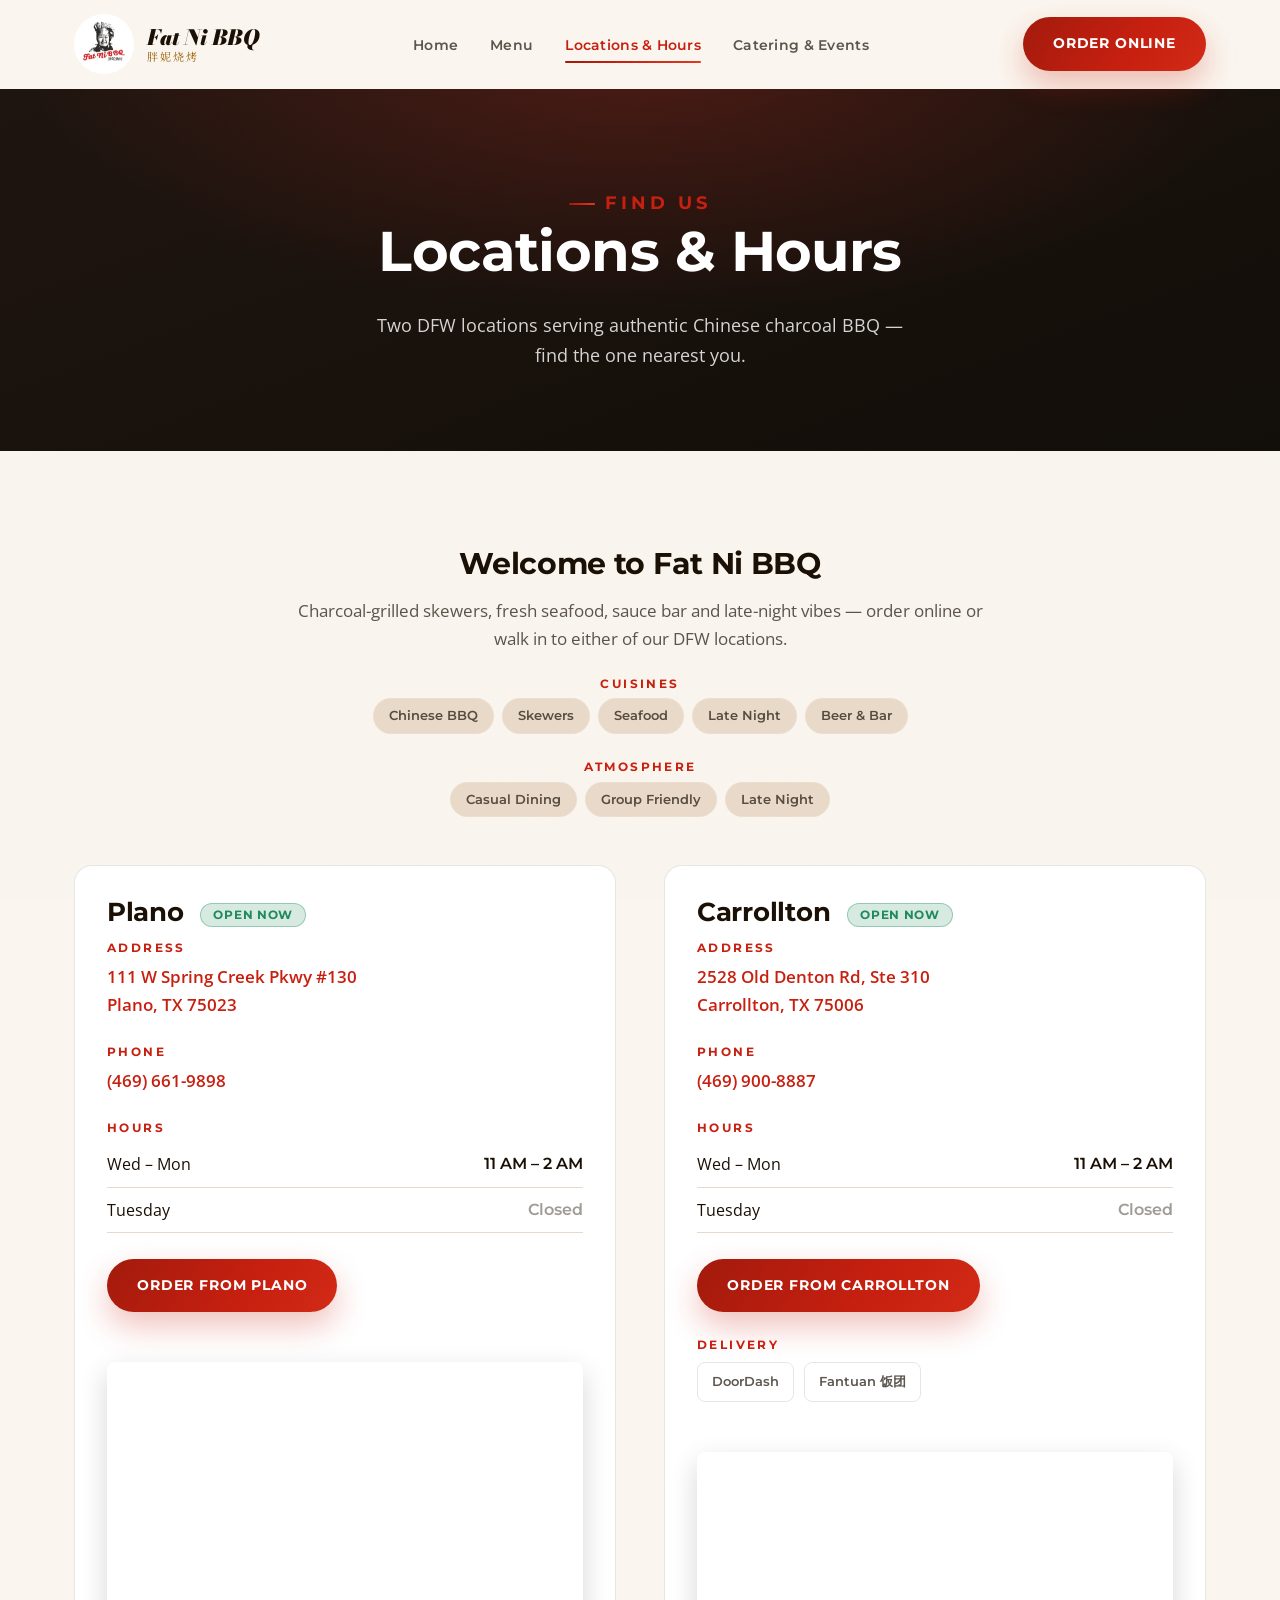
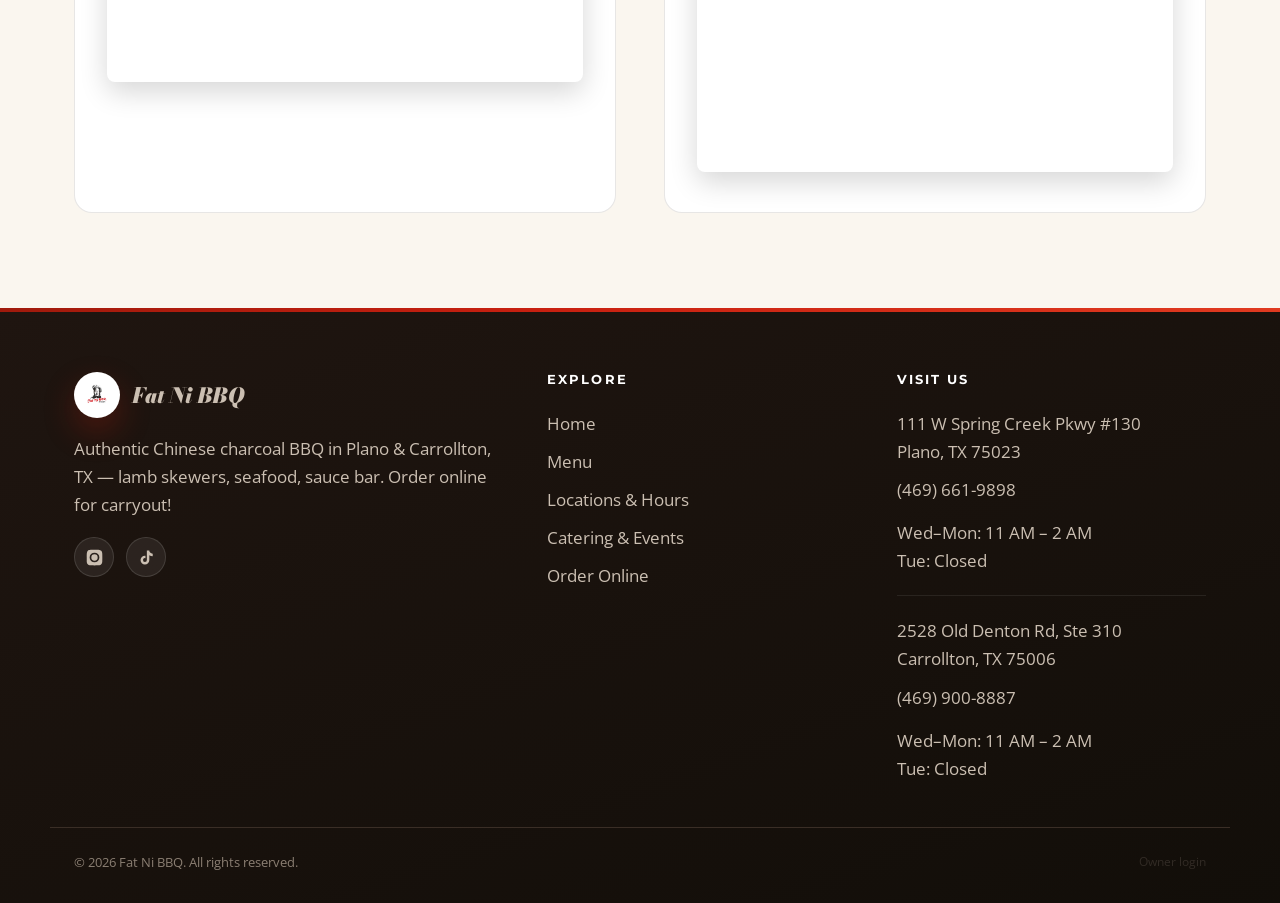
<file: Location.html>
<!DOCTYPE html>
<html lang="en">
<head>
<meta charset="UTF-8">
<meta name="viewport" content="width=device-width, initial-scale=1">
<title>Locations &amp; Hours | Fat Ni BBQ — Plano &amp; Carrollton TX</title>
<meta name="description" content="Find Fat Ni BBQ (胖妮烧烤) in Plano at 111 W Spring Creek Pkwy #130 or in Carrollton at 2528 Old Denton Rd, Ste 310. Get directions, hours, and order online.">
<link rel="canonical" href="https://PLACEHOLDER_DOMAIN/Location.html">

<!-- Open Graph / Facebook -->
<meta property="og:type" content="restaurant">
<meta property="og:site_name" content="Fat Ni BBQ">
<meta property="og:locale" content="en_US">
<meta property="og:url" content="https://PLACEHOLDER_DOMAIN/Location.html">
<meta property="og:title" content="Locations &amp; Hours | Fat Ni BBQ — Plano &amp; Carrollton TX">
<meta property="og:description" content="Two DFW locations: Plano (Spring Creek) and Carrollton (Old Denton Rd). Get directions, hours and order online.">
<meta property="og:image" content="https://PLACEHOLDER_DOMAIN/og-image.jpg">
<meta property="og:image:alt" content="Fat Ni BBQ restaurant locations in DFW">

<!-- Twitter Card -->
<meta name="twitter:card" content="summary_large_image">
<meta name="twitter:title" content="Locations &amp; Hours | Fat Ni BBQ 胖妮烧烤">
<meta name="twitter:description" content="Two DFW locations: Plano &amp; Carrollton. Authentic Chinese charcoal BBQ.">
<meta name="twitter:image" content="https://PLACEHOLDER_DOMAIN/og-image.jpg">
<link rel="preconnect" href="https://fonts.googleapis.com">
<link rel="preconnect" href="https://fonts.gstatic.com" crossorigin>
<link href="https://fonts.googleapis.com/css2?family=Bodoni+Moda:ital,wght@1,700;1,900&family=Montserrat:wght@600;700;800&family=Noto+Serif+SC:wght@400;700&family=Open+Sans:wght@400;600&display=swap" rel="stylesheet">
<script>document.documentElement.className += ' js';</script>
<link rel="stylesheet" href="css/styles.css?v=16">

<!-- ===== Structured data: two Restaurant entities ===== -->
<script type="application/ld+json">
[
  {
    "@context": "https://schema.org",
    "@type": "Restaurant",
    "@id": "https://PLACEHOLDER_DOMAIN/#restaurant-plano",
    "name": "Fat Ni BBQ – Plano",
    "alternateName": "胖妮烧烤",
    "url": "https://PLACEHOLDER_DOMAIN/Location.html",
    "telephone": "+1-469-661-9898",
    "priceRange": "$$",
    "servesCuisine": ["Chinese", "Barbecue", "Chinese BBQ", "Skewers"],
    "address": {
      "@type": "PostalAddress",
      "streetAddress": "111 W Spring Creek Pkwy #130",
      "addressLocality": "Plano",
      "addressRegion": "TX",
      "postalCode": "75023",
      "addressCountry": "US"
    },
    "geo": { "@type": "GeoCoordinates", "latitude": 33.0445, "longitude": -96.7236 },
    "hasMap": "https://www.google.com/maps/search/?api=1&query=111+W+Spring+Creek+Pkwy+%23130+Plano+TX+75023",
    "openingHoursSpecification": [
      {
        "@type": "OpeningHoursSpecification",
        "dayOfWeek": ["Wednesday","Thursday","Friday","Saturday","Sunday","Monday"],
        "opens": "11:00",
        "closes": "02:00"
      }
    ],
    "potentialAction": {
      "@type": "OrderAction",
      "target": "https://www.fatnitx.com/8ue84l32/fat-ni-bbq-plano-75023/order-online?menu=All+Day+Menu&category=Lamb",
      "deliveryMethod": "http://purl.org/goodrelations/v1#DeliveryModePickUp"
    }
  },
  {
    "@context": "https://schema.org",
    "@type": "Restaurant",
    "@id": "https://PLACEHOLDER_DOMAIN/#restaurant-carrollton",
    "name": "Fat Ni BBQ – Carrollton",
    "alternateName": "胖妮烧烤",
    "url": "https://PLACEHOLDER_DOMAIN/Location.html",
    "telephone": "+1-469-900-8887",
    "priceRange": "$$",
    "servesCuisine": ["Chinese", "Barbecue", "Chinese BBQ", "Skewers"],
    "address": {
      "@type": "PostalAddress",
      "streetAddress": "2528 Old Denton Rd, Ste 310",
      "addressLocality": "Carrollton",
      "addressRegion": "TX",
      "postalCode": "75006",
      "addressCountry": "US"
    },
    "geo": { "@type": "GeoCoordinates", "latitude": 32.9814, "longitude": -96.9121 },
    "hasMap": "https://www.google.com/maps/search/?api=1&query=2528+Old+Denton+Rd+Ste+310+Carrollton+TX+75006",
    "openingHoursSpecification": [
      {
        "@type": "OpeningHoursSpecification",
        "dayOfWeek": ["Wednesday","Thursday","Friday","Saturday","Sunday","Monday"],
        "opens": "11:00",
        "closes": "02:00"
      }
    ],
    "potentialAction": {
      "@type": "OrderAction",
      "target": "https://order.mealkeyway.com/customer/release/index?mid=506733344d65316e615a445156487862392b677549773d3d&utm_source=google&integrate_type=formal&rwg_token=AE37R_hB5gNFJcM0Ue2TEVAESxwyPOyjA5J1x7qMYvL4aR3j58xdNEw-A7VFvB98Ktdv3g4ux8_WeAiTg5AVQB6QkTfGj9F4eA%3D%3D#/main",
      "deliveryMethod": "http://purl.org/goodrelations/v1#DeliveryModePickUp"
    }
  }
]
</script>
<style>
  .locations-grid {
    display: grid;
    grid-template-columns: 1fr 1fr;
    gap: 48px;
    margin-top: 48px;
  }
  .locations-grid > div {
    border: 1px solid var(--line);
    border-radius: var(--radius-lg);
    padding: 32px;
    background: var(--paper);
  }
  .locations-grid .map-embed { margin-top: 24px; height: 320px; width: 100%; border: 0; border-radius: var(--radius); }
  .loc-open-badge {
    display: inline-block; padding: 4px 12px; border-radius: 999px;
    font-family: var(--font-ui); font-size: 12px; font-weight: 700; letter-spacing: .06em;
    text-transform: uppercase; margin-left: 10px; vertical-align: 2px;
  }
  .loc-open-badge.open { background: rgba(31,138,91,.18); color: #1f8a5b; border: 1px solid rgba(31,138,91,.35); }
  .loc-open-badge.closed { background: rgba(255,255,255,.06); color: var(--ink-mute); border: 1px solid var(--line); }
  .delivery-links { display: flex; flex-wrap: wrap; gap: 10px; margin-top: 10px; }
  .delivery-link {
    display: inline-flex; align-items: center; gap: 6px; padding: 8px 14px;
    border: 1px solid var(--line); border-radius: var(--radius);
    font-family: var(--font-ui); font-size: 13px; font-weight: 600; color: var(--ink-soft);
    transition: border-color .2s, color .2s;
  }
  .delivery-link:hover { border-color: var(--accent); color: var(--accent); }
  @media (max-width: 860px) {
    .locations-grid { grid-template-columns: 1fr; }
  }
</style>
</head>
<body>

<header class="site-header">
  <div class="wrap header-inner">
    <a class="brand" href="index.html">
      <span class="brand-mark"><img src="logo-circle.jpg" alt="Fat Ni BBQ logo"></span>
      <span class="brand-name">Fat Ni BBQ <span class="brand-cn" lang="zh-Hans">胖妮烧烤</span></span>
    </a>
    <nav class="main-nav" id="nav">
      <ul>
        <li><a href="index.html">Home</a></li>
        <li><a href="Menu.html">Menu</a></li>
        <li><a class="active" href="Location.html">Locations &amp; Hours</a></li>
        <li><a href="Catering.html">Catering &amp; Events</a></li>
      </ul>
    </nav>
    <div class="header-actions">
      <a class="btn" href="#" data-order-toggle>Order Online</a>
      <button class="nav-toggle" id="navToggle" aria-label="Menu"><span></span><span></span><span></span></button>
    </div>
  </div>
</header>

<div class="page-head" data-screen-label="Location page head">
  <p class="section-eyebrow">Find Us</p>
  <h1>Locations &amp; Hours</h1>
  <p>Two DFW locations serving authentic Chinese charcoal BBQ — find the one nearest you.</p>
</div>

<section>
  <div class="wrap center" data-screen-label="Location intro" data-reveal>
    <h2 style="font-size:30px">Welcome to Fat Ni BBQ</h2>
    <p style="color:var(--ink-soft);max-width:720px;margin:0 auto">Charcoal-grilled skewers, fresh seafood, sauce bar and late-night vibes — order online or walk in to either of our DFW locations.</p>

    <div class="info-block" style="margin-top:24px">
      <h4>Cuisines</h4>
      <div class="tags" style="justify-content:center">
        <span class="tag">Chinese BBQ</span><span class="tag">Skewers</span><span class="tag">Seafood</span>
        <span class="tag">Late Night</span><span class="tag">Beer &amp; Bar</span>
      </div>
    </div>

    <div class="info-block">
      <h4>Atmosphere</h4>
      <div class="tags" style="justify-content:center"><span class="tag">Casual Dining</span><span class="tag">Group Friendly</span><span class="tag">Late Night</span></div>
    </div>
  </div>

  <div class="wrap locations-grid">

    <!-- Plano -->
    <div data-screen-label="Plano location" data-reveal>
      <h2 style="font-size:26px">Plano <span id="plano-badge" class="loc-open-badge" aria-live="polite"></span></h2>

      <div class="info-block">
        <h4>Address</h4>
        <a href="https://www.google.com/maps/search/?api=1&query=111+W+Spring+Creek+Pkwy+%23130+Plano+TX+75023" target="_blank" rel="noopener" style="color:var(--accent);font-weight:600">111 W Spring Creek Pkwy #130<br>Plano, TX 75023</a>
      </div>

      <div class="info-block">
        <h4>Phone</h4>
        <a href="tel:+14696619898" style="color:var(--accent);font-weight:600">(469) 661-9898</a>
      </div>

      <div class="info-block">
        <h4>Hours</h4>
        <table class="hours-table">
          <tr><td>Wed – Mon</td><td>11 AM – 2 AM</td></tr>
          <tr><td>Tuesday</td><td style="color:var(--ink-mute)">Closed</td></tr>
        </table>
      </div>

      <div class="info-block">
        <a class="btn" href="#" data-order-toggle>Order from Plano</a>
      </div>

      <iframe class="map-embed" title="Fat Ni BBQ Plano map" loading="lazy"
        src="https://maps.google.com/maps?q=111+W+Spring+Creek+Pkwy+%23130+Plano+TX+75023&z=15&output=embed"></iframe>

    </div>

    <!-- Carrollton -->
    <div data-screen-label="Carrollton location" data-reveal data-reveal-delay="120">
      <h2 style="font-size:26px">Carrollton <span id="carrollton-badge" class="loc-open-badge" aria-live="polite"></span></h2>

      <div class="info-block">
        <h4>Address</h4>
        <a href="https://www.google.com/maps/search/?api=1&query=2528+Old+Denton+Rd+Ste+310+Carrollton+TX+75006" target="_blank" rel="noopener" style="color:var(--accent);font-weight:600">2528 Old Denton Rd, Ste 310<br>Carrollton, TX 75006</a>
      </div>

      <div class="info-block">
        <h4>Phone</h4>
        <a href="tel:+14699008887" style="color:var(--accent);font-weight:600">(469) 900-8887</a>
      </div>

      <div class="info-block">
        <h4>Hours</h4>
        <table class="hours-table">
          <tr><td>Wed – Mon</td><td>11 AM – 2 AM</td></tr>
          <tr><td>Tuesday</td><td style="color:var(--ink-mute)">Closed</td></tr>
        </table>
      </div>

      <div class="info-block">
        <a class="btn" href="#" data-order-toggle>Order from Carrollton</a>
      </div>

      <div class="info-block">
        <h4>Delivery</h4>
        <div class="delivery-links">
          <a class="delivery-link" href="https://www.doordash.com/store/fat-ni-bbq-carrollton-992685/1483008/?rwg_token=AE37R_gX6p2m7AtAAz2u2vpOeki8zWLr1jnVXr-NMmApnRTtBedBBIzau2oXEO89bjtMpwC-9SUH12SLiM7ol7lGIp1AZJn5VQ==&utm_campaign=gpa" rel="noopener" target="_blank">DoorDash</a>
          <a class="delivery-link" href="https://www.fantuanorder.com/store/fat-ni-bbq/us-1440926880?page=restaurant&storeId=1440926880&country=us&wechatId=12&lat=32.98003&lng=-96.908427&shippingType=1&city=Carrollton&rwg_token=AE37R_h0LdTCJmC3_nZ6hCqhiFsevHis2KO3D1quM6_D8TurTfdG4A06omvLjiTc7BMP97cUkYYzYaYxeNUfMrvPe8wX780F3w%3D%3D" rel="noopener" target="_blank">Fantuan 饭团</a>
        </div>
      </div>

      <iframe class="map-embed" title="Fat Ni BBQ Carrollton map" loading="lazy"
        src="https://maps.google.com/maps?q=2528+Old+Denton+Rd+Ste+310+Carrollton+TX+75006&z=15&output=embed"></iframe>

    </div>

  </div>
</section>

<!-- ===== Footer ===== -->
<footer class="site-footer">
  <div class="wrap footer-grid">
    <div>
      <div class="footer-brand">
        <span class="brand-mark"><img src="logo-circle.jpg" alt="Fat Ni BBQ logo"></span>
        <span class="brand-name">Fat Ni BBQ</span>
      </div>
      <p>Authentic Chinese charcoal BBQ in Plano &amp; Carrollton, TX — lamb skewers, seafood, sauce bar. Order online for carryout!</p>
      <div class="footer-social">
        <a href="https://www.instagram.com/fatnibbq/" target="_blank" rel="noopener" aria-label="Instagram"><svg viewBox="0 0 24 24" fill="currentColor" aria-hidden="true"><path d="M12 2.2c3.2 0 3.6 0 4.9.07 1.2.05 1.8.25 2.2.42.6.2 1 .5 1.4.9.4.4.7.8.9 1.4.17.4.37 1 .42 2.2.06 1.3.07 1.7.07 4.9s0 3.6-.07 4.9c-.05 1.2-.25 1.8-.42 2.2-.2.6-.5 1-.9 1.4-.4.4-.8.7-1.4.9-.4.17-1 .37-2.2.42-1.3.06-1.7.07-4.9.07s-3.6 0-4.9-.07c-1.2-.05-1.8-.25-2.2-.42-.6-.2-1-.5-1.4-.9-.4-.4-.7-.8-.9-1.4-.17-.4-.37-1-.42-2.2C2.21 15.6 2.2 15.2 2.2 12s0-3.6.07-4.9c.05-1.2.25-1.8.42-2.2.2-.6.5-1 .9-1.4.4-.4.8-.7 1.4-.9.4-.17 1-.37 2.2-.42C8.4 2.21 8.8 2.2 12 2.2zm0 3.65A6.15 6.15 0 1 0 12 18.15 6.15 6.15 0 0 0 12 5.85zm0 10.15A4 4 0 1 1 12 8a4 4 0 0 1 0 8zm6.4-10.4a1.44 1.44 0 1 1-1.44-1.44 1.44 1.44 0 0 1 1.44 1.44z"/></svg></a>
        <a href="https://www.tiktok.com/@fatnibbq" target="_blank" rel="noopener" aria-label="TikTok"><svg viewBox="0 0 24 24" fill="currentColor" aria-hidden="true"><path d="M16.6 5.82a4.28 4.28 0 0 1-1.05-2.82h-3.1v12.27a2.43 2.43 0 0 1-2.43 2.43 2.43 2.43 0 1 1 .67-4.77V9.74a5.56 5.56 0 0 0-.67-.04 5.55 5.55 0 1 0 5.55 5.55V9.01a7.34 7.34 0 0 0 4.3 1.38V7.28a4.28 4.28 0 0 1-3.27-1.46z"/></svg></a>
      </div>
    </div>
    <div>
      <h4>Explore</h4>
      <a href="index.html">Home</a>
      <a href="Menu.html">Menu</a>
      <a href="Location.html">Locations &amp; Hours</a>
      <a href="Catering.html">Catering &amp; Events</a>
      <a href="#" data-order-toggle>Order Online</a>
    </div>
    <div>
      <h4>Visit Us</h4>
      <div class="footer-location">
        <a href="https://www.google.com/maps/search/?api=1&query=111+W+Spring+Creek+Pkwy+%23130+Plano+TX+75023" target="_blank" rel="noopener">111 W Spring Creek Pkwy #130<br>Plano, TX 75023</a>
        <a href="tel:+14696619898">(469) 661-9898</a>
        <p style="margin:10px 0 0">Wed–Mon: 11 AM – 2 AM<br>Tue: Closed</p>
      </div>
      <div class="footer-location">
        <a href="https://www.google.com/maps/search/?api=1&query=2528+Old+Denton+Rd+Ste+310+Carrollton+TX+75006" target="_blank" rel="noopener">2528 Old Denton Rd, Ste 310<br>Carrollton, TX 75006</a>
        <a href="tel:+14699008887">(469) 900-8887</a>
        <p style="margin:10px 0 0">Wed–Mon: 11 AM – 2 AM<br>Tue: Closed</p>
      </div>
    </div>
  </div>
  <div class="wrap footer-bottom">
    <span>&copy; 2026 Fat Ni BBQ. All rights reserved.</span>
    <a class="owner-login" href="Gallery.html#admin">Owner login</a>
  </div>
</footer>

<!-- ===== Sticky mobile order bar ===== -->
<div class="sticky-order-bar">
  <a class="btn btn--lg" href="#" data-order-toggle>Order Online</a>
</div>

<script>
  const t = document.getElementById('navToggle');
  const n = document.getElementById('nav');
  t && t.addEventListener('click', () => n.classList.toggle('open'));
</script>

<!-- "Open Now" badge using America/Chicago timezone -->
<script>
(function () {
  /* Wed–Mon 11 AM – 2 AM (crosses midnight); Tue closed. days: Sun=0,Mon=1,Tue=2,Wed=3,Thu=4,Fri=5,Sat=6 */
  var OPEN_RULE = { days: [0,1,3,4,5,6], open: 11*60, close: 26*60 };
  var LOCATIONS = [
    { badgeId: 'plano-badge',      hours: [OPEN_RULE] },
    { badgeId: 'carrollton-badge', hours: [OPEN_RULE] }
  ];

  function isOpen(hourRules) {
    var chicagoParts = new Intl.DateTimeFormat('en-US', {
      timeZone: 'America/Chicago', year: 'numeric', month: '2-digit', day: '2-digit',
      hour: '2-digit', minute: '2-digit', second: '2-digit', hour12: false
    }).formatToParts(new Date());
    var p = {};
    chicagoParts.forEach(function(x){ p[x.type] = x.value; });
    var dow = new Date(p.year+'-'+p.month+'-'+p.day+'T'+p.hour+':'+p.minute+':'+p.second).getDay();
    var mins = parseInt(p.hour,10)*60 + parseInt(p.minute,10);

    return hourRules.some(function(r) {
      if (r.close <= 24*60) {
        return r.days.indexOf(dow) !== -1 && mins >= r.open && mins < r.close;
      }
      /* Hours cross midnight: open today after open time, or yesterday was open and before close time */
      var closeNext = r.close - 24*60;
      var prevDow = (dow + 6) % 7;
      return (r.days.indexOf(dow) !== -1 && mins >= r.open) ||
             (r.days.indexOf(prevDow) !== -1 && mins < closeNext);
    });
  }

  LOCATIONS.forEach(function(loc){
    var badge = document.getElementById(loc.badgeId);
    if (!badge) return;
    var open = isOpen(loc.hours);
    badge.textContent = open ? 'Open Now' : 'Closed';
    badge.className = 'loc-open-badge ' + (open ? 'open' : 'closed');
  });
})();
</script>

<script src="js/reveal.js?v=1"></script>
<script src="js/external-links.js?v=1"></script>
<script src="js/order-locations.js?v=2"></script>
</body>
</html>
</file>
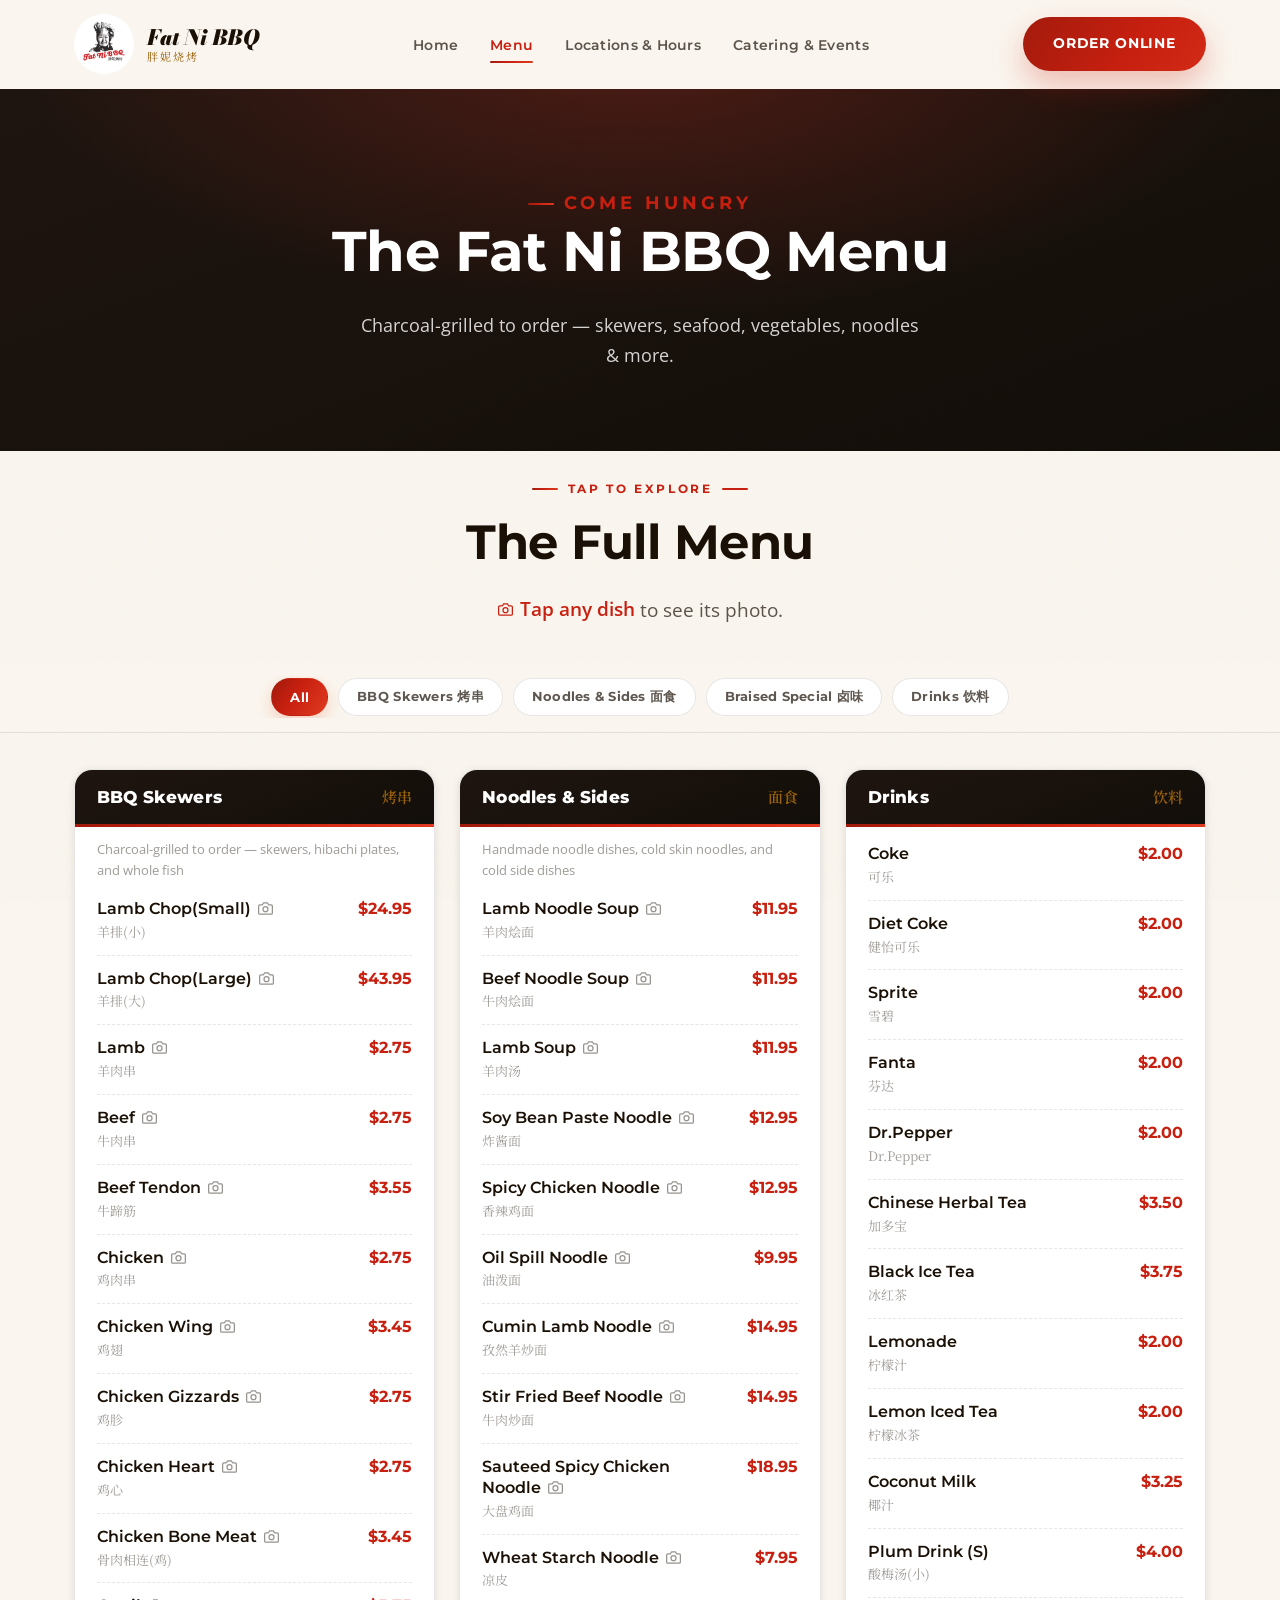
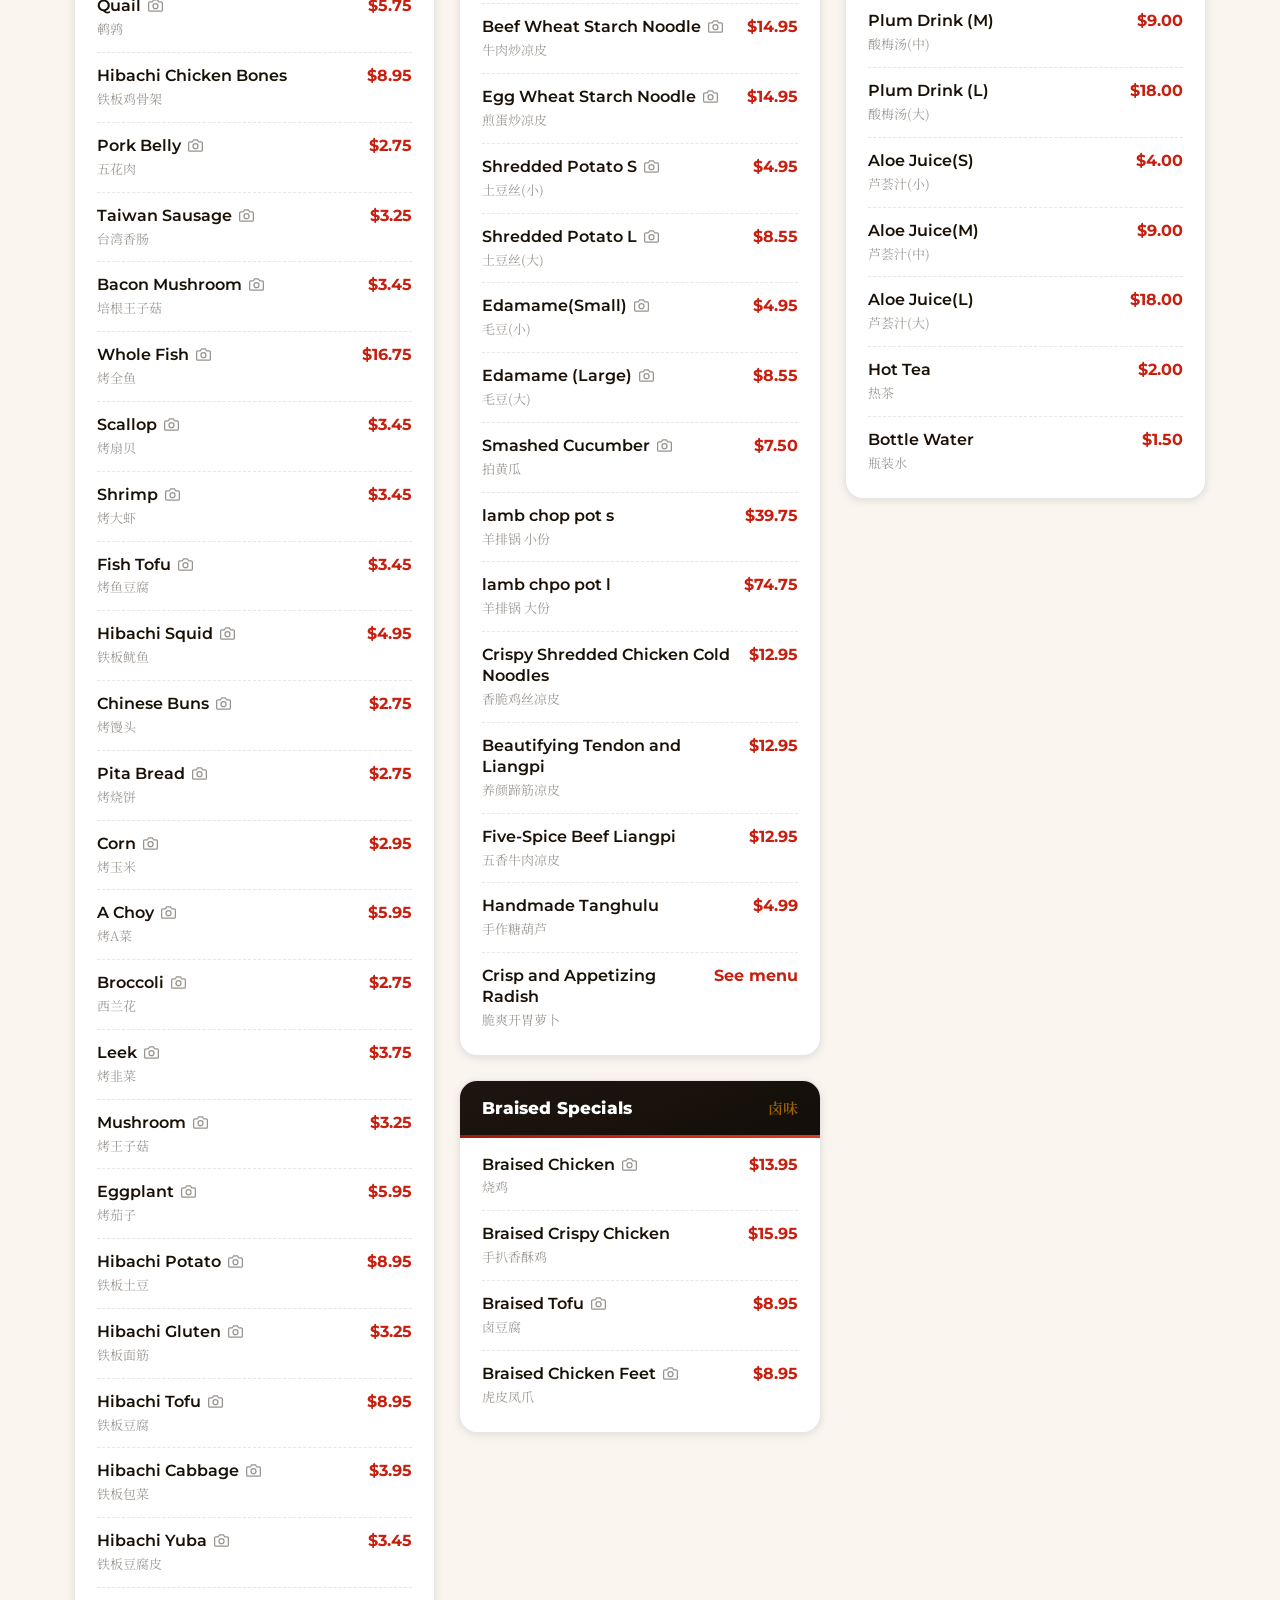
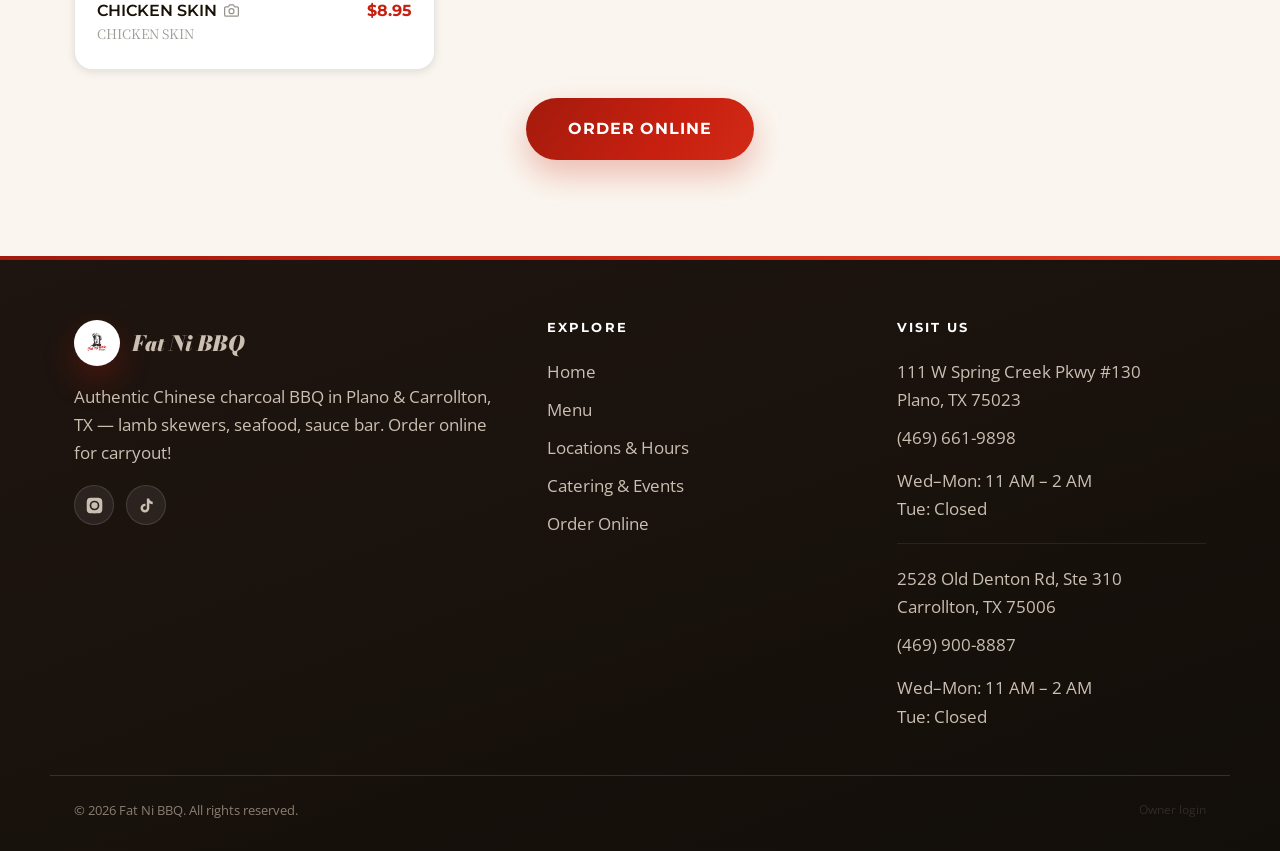
<file: Menu.html>
<!DOCTYPE html>
<html lang="en">
<head>
<meta charset="UTF-8">
<meta name="viewport" content="width=device-width, initial-scale=1">
<title>Menu | Fat Ni BBQ 胖妮烧烤 — Lamb Skewers, Seafood &amp; More</title>
<meta name="description" content="Browse the full Fat Ni BBQ menu — lamb skewers, charcoal-grilled seafood, vegetables, noodles, braised specials, drinks and more. Two DFW locations: Plano &amp; Carrollton.">
<link rel="canonical" href="https://PLACEHOLDER_DOMAIN/Menu.html">

<!-- Open Graph / Facebook -->
<meta property="og:type" content="website">
<meta property="og:site_name" content="Fat Ni BBQ">
<meta property="og:locale" content="en_US">
<meta property="og:url" content="https://PLACEHOLDER_DOMAIN/Menu.html">
<meta property="og:title" content="Menu | Fat Ni BBQ — Charcoal BBQ Skewers in DFW">
<meta property="og:description" content="Lamb skewers, charcoal-grilled seafood, vegetables, noodles and more. Order online for carryout.">
<meta property="og:image" content="https://PLACEHOLDER_DOMAIN/og-image.jpg">
<meta property="og:image:alt" content="Fat Ni BBQ menu spread">

<!-- Twitter Card -->
<meta name="twitter:card" content="summary_large_image">
<meta name="twitter:title" content="Menu | Fat Ni BBQ 胖妮烧烤">
<meta name="twitter:description" content="Charcoal BBQ skewers, seafood, noodles and more in Plano &amp; Carrollton, TX.">
<meta name="twitter:image" content="https://PLACEHOLDER_DOMAIN/og-image.jpg">
<link rel="preconnect" href="https://fonts.googleapis.com">
<link rel="preconnect" href="https://fonts.gstatic.com" crossorigin>
<link href="https://fonts.googleapis.com/css2?family=Bodoni+Moda:ital,wght@1,700;1,900&family=Montserrat:wght@600;700;800&family=Noto+Serif+SC:wght@400;700&family=Open+Sans:wght@400;600&display=swap" rel="stylesheet">
<script>document.documentElement.className += ' js';</script>
<link rel="stylesheet" href="css/styles.css?v=16">

<!-- ===== Structured data: Menu (Schema.org JSON-LD) ===== -->
<script type="application/ld+json">
{
  "@context": "https://schema.org",
  "@type": "Menu",
  "@id": "https://PLACEHOLDER_DOMAIN/#menu",
  "name": "Fat Ni BBQ Menu",
  "url": "https://PLACEHOLDER_DOMAIN/Menu.html",
  "inLanguage": ["en-US", "zh-Hans"],
  "hasMenuSection": [
    {
      "@type": "MenuSection",
      "name": "BBQ Skewers",
      "description": "Charcoal-grilled skewers, hibachi plates, and whole fish.",
      "hasMenuItem": [
        { "@type": "MenuItem", "name": "Lamb Chop(Small) / 羊排(小)", "offers": { "@type": "Offer", "price": "24.95", "priceCurrency": "USD" } },
        { "@type": "MenuItem", "name": "Lamb Chop(Large) / 羊排(大)", "offers": { "@type": "Offer", "price": "43.95", "priceCurrency": "USD" } },
        { "@type": "MenuItem", "name": "Lamb / 羊肉串", "offers": { "@type": "Offer", "price": "2.75", "priceCurrency": "USD" } },
        { "@type": "MenuItem", "name": "Beef / 牛肉串", "offers": { "@type": "Offer", "price": "2.75", "priceCurrency": "USD" } },
        { "@type": "MenuItem", "name": "Beef Tendon / 牛蹄筋", "offers": { "@type": "Offer", "price": "3.55", "priceCurrency": "USD" } },
        { "@type": "MenuItem", "name": "Chicken / 鸡肉串", "offers": { "@type": "Offer", "price": "2.75", "priceCurrency": "USD" } },
        { "@type": "MenuItem", "name": "Chicken Wing / 鸡翅", "offers": { "@type": "Offer", "price": "3.45", "priceCurrency": "USD" } },
        { "@type": "MenuItem", "name": "Chicken Gizzards / 鸡胗", "offers": { "@type": "Offer", "price": "2.75", "priceCurrency": "USD" } }
      ]
    },
    {
      "@type": "MenuSection",
      "name": "Noodles & Sides",
      "hasMenuItem": [
        { "@type": "MenuItem", "name": "Lamb Noodle Soup / 羊肉烩面", "offers": { "@type": "Offer", "price": "11.95", "priceCurrency": "USD" } },
        { "@type": "MenuItem", "name": "Oil Spill Noodle / 油泼面", "offers": { "@type": "Offer", "price": "9.95", "priceCurrency": "USD" } }
      ]
    },
    {
      "@type": "MenuSection",
      "name": "Braised Specials",
      "hasMenuItem": [
        { "@type": "MenuItem", "name": "Braised Chicken / 烧鸡", "offers": { "@type": "Offer", "price": "13.95", "priceCurrency": "USD" } }
      ]
    }
  ]
}
</script>
<style>
  /* ===== Browsable menu ===== */
  .menu-browse { padding-top: 16px; }
  .menu-tip { display: inline-flex; align-items: center; gap: 7px; color: var(--accent); font-weight: 600; }
  .menu-tip .photo-icon { opacity: 1; margin: 0; }

  .menu-filter {
    position: sticky; top: 70px; z-index: 40;
    margin-top: 36px; padding: 14px 0;
    background: rgba(250,246,239,.96);
    backdrop-filter: blur(8px); -webkit-backdrop-filter: blur(8px);
    border-bottom: 1px solid var(--line);
  }
  html:not(.js) .menu-filter { display: none; }
  .menu-filter-list { display: flex; gap: 10px; overflow-x: auto; scrollbar-width: none; padding: 2px 0; }
  .menu-filter-list::-webkit-scrollbar { display: none; }
  .menu-filter-btn:first-child { margin-left: auto; }
  .menu-filter-btn:last-child { margin-right: auto; }
  .menu-filter-btn {
    flex: 0 0 auto;
    font-family: var(--font-ui); font-weight: 700; font-size: 13px; letter-spacing: .02em;
    padding: 9px 18px; border-radius: 999px;
    border: 1.5px solid var(--line); background: var(--paper); color: var(--ink-soft);
    cursor: pointer;
    transition: color .2s var(--ease), border-color .2s var(--ease), box-shadow .2s var(--ease);
  }
  .menu-filter-btn:hover { color: var(--accent); border-color: rgba(224,92,40,.45); }
  .menu-filter-btn[aria-pressed="true"] {
    background-image: var(--chili-oil); color: #fff; border-color: transparent;
    box-shadow: 0 6px 16px rgba(224,92,40,.26);
  }
  .menu-filter-btn:focus-visible { outline: 2px solid var(--accent); outline-offset: 2px; }

  .menu-cats { columns: 3; column-gap: 24px; padding-top: 36px; text-align: left; }
  .menu-cats.is-filtered { columns: 1; max-width: 760px; margin: 0 auto; }
  .menu-cat {
    /* display:block (not inline-block) so the browser balances cards across all columns */
    break-inside: avoid; -webkit-column-break-inside: avoid; display: block; width: 100%; margin-bottom: 24px;
    background: var(--paper); border: 1px solid var(--line);
    border-radius: var(--radius-lg); overflow: hidden; box-shadow: var(--shadow-sm);
  }
  .menu-cat[hidden] { display: none; }
  .menu-cat-head {
    position: relative;
    display: flex; align-items: baseline; justify-content: space-between; gap: 12px;
    padding: 15px 22px 17px;
    background-image: var(--ink-grad); color: #fff;
  }
  .menu-cat-head::after {
    content: ""; position: absolute; left: 0; right: 0; bottom: 0; height: 3px;
    background-image: var(--chili-oil);
  }
  .menu-cat-head h3 { margin: 0; font-size: 17px; font-weight: 800; letter-spacing: .01em; }
  .menu-cat-head .cn { color: var(--gold); font-size: 15px; font-weight: 600; white-space: nowrap; font-family: var(--font-cn); }
  .menu-cat-note { margin: 0; padding: 12px 22px 0; font-size: 13px; color: var(--ink-mute); }
  .menu-list { padding: 4px 22px 12px; }

  .menu-item {
    display: flex; align-items: flex-start; justify-content: space-between; gap: 14px;
    width: 100%; margin: 0; padding: 13px 0;
    background: none; border: 0; border-bottom: 1px dashed var(--line);
    color: inherit; font: inherit; text-align: left; cursor: pointer;
    break-inside: avoid;
  }
  .menu-item:last-child { border-bottom: 0; }
  .menu-item:focus-visible { outline: 2px solid var(--accent); outline-offset: 3px; border-radius: 6px; }
  .menu-item-name { display: block; min-width: 0; }
  .menu-item-en {
    display: block;
    font-family: var(--font-ui); font-weight: 600; font-size: 15.5px; line-height: 1.35;
    color: var(--ink); transition: color .2s var(--ease);
  }
  .menu-item:hover .menu-item-en, .menu-item:focus-visible .menu-item-en { color: var(--accent); }
  .menu-item-meta { display: flex; flex-wrap: wrap; gap: 2px 10px; margin-top: 3px; font-size: 13px; line-height: 1.45; color: var(--ink-mute); }
  .menu-item-note { font-style: italic; }
  .menu-item-price {
    font-family: var(--font-ui); font-weight: 700; font-size: 15.5px; line-height: 1.35;
    color: var(--accent); white-space: nowrap;
  }
  .menu-item-price small, .dish-dialog-price small {
    font-size: 11px; font-weight: 600; letter-spacing: .06em; text-transform: uppercase;
    color: var(--ink-mute); margin-right: 3px;
  }
  .photo-icon {
    display: inline-block; width: 15px; height: 15px; margin-left: 7px; vertical-align: -2px;
    background-color: currentColor; opacity: .45;
    -webkit-mask: url("data:image/svg+xml,%3Csvg xmlns='http://www.w3.org/2000/svg' viewBox='0 0 24 24' fill='none' stroke='black' stroke-width='2' stroke-linecap='round' stroke-linejoin='round'%3E%3Cpath d='M23 19a2 2 0 0 1-2 2H3a2 2 0 0 1-2-2V8a2 2 0 0 1 2-2h4l2-3h6l2 3h4a2 2 0 0 1 2 2z'/%3E%3Ccircle cx='12' cy='13' r='4'/%3E%3C/svg%3E") center / contain no-repeat;
    mask: url("data:image/svg+xml,%3Csvg xmlns='http://www.w3.org/2000/svg' viewBox='0 0 24 24' fill='none' stroke='black' stroke-width='2' stroke-linecap='round' stroke-linejoin='round'%3E%3Cpath d='M23 19a2 2 0 0 1-2 2H3a2 2 0 0 1-2-2V8a2 2 0 0 1 2-2h4l2-3h6l2 3h4a2 2 0 0 1 2 2z'/%3E%3Ccircle cx='12' cy='13' r='4'/%3E%3C/svg%3E") center / contain no-repeat;
  }
  .menu-item:hover .photo-icon { opacity: 1; }
  .menu-flag {
    display: inline-block; margin-left: 7px; padding: 2px 7px; vertical-align: 2px;
    border-radius: 999px;
    font-family: var(--font-ui); font-size: 10px; font-weight: 700; letter-spacing: .08em;
    text-transform: uppercase; line-height: 1.4;
  }
  .menu-flag--spicy { background: rgba(224,92,40,.15); color: var(--accent); }
  .menu-flag--popular { background: rgba(212,144,48,.20); color: var(--gold); }

  .menu-extras { margin: 0 22px 20px; padding: 14px 16px; background: var(--charcoal-light); border-radius: var(--radius); }
  .menu-extras h4 {
    margin: 0 0 6px; font-family: var(--font-ui); font-size: 11px; font-weight: 700;
    letter-spacing: .18em; text-transform: uppercase; color: var(--accent);
  }
  .menu-extras ul { list-style: none; margin: 0; padding: 0; font-size: 13.5px; }
  .menu-extras li { display: flex; justify-content: space-between; gap: 12px; padding: 3px 0; color: var(--ink-soft); }
  .menu-extras li span:last-child { font-family: var(--font-ui); font-weight: 600; color: var(--ink); white-space: nowrap; }

  @media (min-width: 760px) {
    .menu-cats.is-filtered .menu-list { columns: 2; column-gap: 36px; }
    .menu-cats.is-filtered .menu-extras ul { columns: 2; column-gap: 36px; }
  }
  @media (max-width: 1024px) { .menu-cats { columns: 2; } }
  @media (max-width: 680px) {
    .menu-cats { columns: 1; }
    .menu-filter { margin-top: 28px; padding: 12px 0; }
    .menu-list { padding: 2px 18px 10px; }
    .menu-cat-head { padding: 14px 18px 16px; }
    .menu-cat-note { padding: 12px 18px 0; }
    .menu-extras { margin: 0 18px 18px; }
  }

  /* ===== Dish photo dialog ===== */
  html.dialog-open { overflow: hidden; scrollbar-gutter: stable; }
  .dish-dialog {
    width: min(520px, calc(100% - 32px)); max-height: calc(100dvh - 32px);
    padding: 0; border: 0; border-radius: var(--radius-lg); overflow: hidden;
    background: var(--paper); color: var(--ink);
    box-shadow: 0 30px 70px rgba(0,0,0,.60);
  }
  .dish-dialog::backdrop { background: rgba(0,0,0,.72); }
  .dish-dialog[open] { animation: dishIn .28s var(--ease); }
  @keyframes dishIn { from { opacity: 0; transform: translateY(14px) scale(.98); } }
  .dish-dialog-inner { position: relative; max-height: inherit; overflow-y: auto; }
  .dish-dialog-close {
    position: absolute; top: 12px; right: 12px; z-index: 2;
    width: 38px; height: 38px; border: 0; border-radius: 50%;
    display: flex; align-items: center; justify-content: center;
    background: rgba(26,16,5,.78); color: #fff; box-shadow: var(--shadow-md);
    cursor: pointer; transition: background .2s var(--ease), color .2s var(--ease);
  }
  .dish-dialog-close:hover { background: var(--accent); color: #fff; }
  .dish-dialog-close svg { width: 18px; height: 18px; }
  .dish-dialog-media { position: relative; aspect-ratio: 3 / 2; overflow: hidden; background: var(--charcoal-light); }
  .dish-dialog-media.is-portrait { aspect-ratio: auto; height: min(58vh, 650px); }
  .dish-photo { width: 100%; height: 100%; object-fit: cover; opacity: 0; transition: opacity .35s var(--ease); }
  .dish-photo.is-loaded { opacity: 1; }
  .dish-dialog-media.is-contain { background: var(--charcoal-mid); }
  .dish-dialog-media.is-contain .dish-photo { object-fit: contain; padding: 20px; }
  .dish-dialog-media.is-loading::after {
    content: ""; position: absolute; inset: 0;
    background: linear-gradient(100deg, transparent 30%, rgba(255,255,255,.08) 50%, transparent 70%);
    background-size: 200% 100%;
    animation: dishShimmer 1.2s linear infinite;
  }
  @keyframes dishShimmer { from { background-position: 150% 0; } to { background-position: -50% 0; } }
  .dish-dialog-placeholder {
    height: 100%; padding: 24px;
    display: flex; flex-direction: column; align-items: center; justify-content: center; gap: 4px;
    text-align: center;
    background: radial-gradient(90% 90% at 50% 40%, var(--charcoal-lift) 0%, var(--charcoal-mid) 100%);
  }
  .dish-dialog-placeholder img { width: 84px; height: 84px; object-fit: contain; opacity: .45; margin-bottom: 12px; }
  .dish-dialog-placeholder strong { font-family: var(--font-head); font-size: 20px; color: var(--ink); }
  .dish-dialog-placeholder span { font-size: 14px; color: var(--ink-mute); }
  .dish-dialog-body { padding: 22px 26px 26px; }
  .dish-dialog-cat {
    margin: 0 0 6px; font-family: var(--font-ui); font-size: 11px; font-weight: 700;
    letter-spacing: .2em; text-transform: uppercase; color: var(--accent);
  }
  .dish-dialog-title { display: flex; align-items: baseline; justify-content: space-between; gap: 16px; }
  .dish-dialog-title h3 { margin: 0; font-size: 22px; }
  .dish-dialog-price { font-family: var(--font-ui); font-weight: 800; font-size: 20px; color: var(--accent); white-space: nowrap; }
  .dish-dialog-cn { margin: 4px 0 0; font-size: 15px; color: var(--gold); font-family: var(--font-cn); }
  .dish-dialog-note { margin: 6px 0 0; font-size: 14px; font-style: italic; color: var(--ink-mute); }
  .dish-dialog-cn:empty, .dish-dialog-note:empty, .dish-dialog-flags:empty { display: none; }
  .dish-dialog-flags { display: flex; flex-wrap: wrap; gap: 6px; margin-top: 10px; }
  .dish-dialog-flags .menu-flag { margin-left: 0; }
  .dish-dialog-body .btn { margin-top: 20px; padding: 12px 24px; font-size: 13px; }
  @media (prefers-reduced-motion: reduce) {
    .dish-dialog[open], .dish-dialog-media.is-loading::after { animation: none; }
    .dish-photo { transition: none; }
  }
</style>
</head>
<body>

<header class="site-header">
  <div class="wrap header-inner">
    <a class="brand" href="index.html">
      <span class="brand-mark"><img src="logo-circle.jpg" alt="Fat Ni BBQ logo"></span>
      <span class="brand-name">Fat Ni BBQ <span class="brand-cn" lang="zh-Hans">胖妮烧烤</span></span>
    </a>
    <nav class="main-nav" id="nav">
      <ul>
        <li><a href="index.html">Home</a></li>
        <li><a class="active" href="Menu.html">Menu</a></li>
        <li><a href="Location.html">Locations &amp; Hours</a></li>
        <li><a href="Catering.html">Catering &amp; Events</a></li>
      </ul>
    </nav>
    <div class="header-actions">
      <a class="btn" href="#" data-order-toggle>Order Online</a>
      <button class="nav-toggle" id="navToggle" aria-label="Menu"><span></span><span></span><span></span></button>
    </div>
  </div>
</header>

<div class="page-head" data-screen-label="Menu page head">
  <p class="section-eyebrow">Come Hungry</p>
  <h1>The Fat Ni BBQ Menu</h1>
  <p>Charcoal-grilled to order — skewers, seafood, vegetables, noodles &amp; more.</p>
</div>

<section class="menu-browse" id="full-menu" data-screen-label="Full menu">
  <div class="wrap center" data-reveal>
    <p class="section-eyebrow">Tap To Explore</p>
    <h2 class="section-title">The Full Menu</h2>
    <p class="section-lead"><span class="menu-tip"><span class="photo-icon" aria-hidden="true"></span>Tap any dish</span> to see its photo.</p>
  </div>

  <div class="menu-filter">
    <div class="wrap">
      <div class="menu-filter-list" role="group" aria-label="Filter menu by category">
        <button type="button" class="menu-filter-btn" data-filter="all" aria-pressed="true">All</button>
        <button type="button" class="menu-filter-btn" data-filter="skewers" aria-pressed="false">BBQ Skewers 烤串</button>
        <button type="button" class="menu-filter-btn" data-filter="noodles" aria-pressed="false">Noodles &amp; Sides 面食</button>
        <button type="button" class="menu-filter-btn" data-filter="braised" aria-pressed="false">Braised Special 卤味</button>
        <button type="button" class="menu-filter-btn" data-filter="drinks" aria-pressed="false">Drinks 饮料</button>
      </div>
    </div>
  </div>

  <div class="wrap">
    <!-- No data-reveal here: this block is very tall, so the 12% visibility
         threshold in reveal.js is never reached on short phones (menu stayed invisible). -->
    <div class="menu-cats">

      <div class="menu-cat" id="skewers">
        <div class="menu-cat-head"><h3>BBQ Skewers</h3><span class="cn" lang="zh-Hans">烤串</span></div>
        <p class="menu-cat-note">Charcoal-grilled to order — skewers, hibachi plates, and whole fish</p>
        <div class="menu-list">
          <button type="button" class="menu-item" data-photo="menu-photo/menu-dish-photo/o_3lambchop.jpg">
            <span class="menu-item-name"><span class="menu-item-en">Lamb Chop(Small)</span><span class="menu-item-meta"><span class="menu-item-cn" lang="zh-Hans">羊排(小)</span></span></span>
            <span class="menu-item-price">$24.95</span>
          </button>
          <button type="button" class="menu-item" data-photo="menu-photo/menu-dish-photo/o_3lambchop.jpg">
            <span class="menu-item-name"><span class="menu-item-en">Lamb Chop(Large)</span><span class="menu-item-meta"><span class="menu-item-cn" lang="zh-Hans">羊排(大)</span></span></span>
            <span class="menu-item-price">$43.95</span>
          </button>
          <button type="button" class="menu-item" data-photo="menu-photo/menu-dish-photo/o_5lamb.jpg">
            <span class="menu-item-name"><span class="menu-item-en">Lamb</span><span class="menu-item-meta"><span class="menu-item-cn" lang="zh-Hans">羊肉串</span></span></span>
            <span class="menu-item-price">$2.75</span>
          </button>
          <button type="button" class="menu-item" data-photo="menu-photo/menu-dish-photo/o_6beef.jpg">
            <span class="menu-item-name"><span class="menu-item-en">Beef</span><span class="menu-item-meta"><span class="menu-item-cn" lang="zh-Hans">牛肉串</span></span></span>
            <span class="menu-item-price">$2.75</span>
          </button>
          <button type="button" class="menu-item" data-photo="menu-photo/menu-dish-photo/o_7beeftendo.jpg">
            <span class="menu-item-name"><span class="menu-item-en">Beef Tendon</span><span class="menu-item-meta"><span class="menu-item-cn" lang="zh-Hans">牛蹄筋</span></span></span>
            <span class="menu-item-price">$3.55</span>
          </button>
          <button type="button" class="menu-item" data-photo="menu-photo/menu-dish-photo/o_8chicken.jpg">
            <span class="menu-item-name"><span class="menu-item-en">Chicken</span><span class="menu-item-meta"><span class="menu-item-cn" lang="zh-Hans">鸡肉串</span></span></span>
            <span class="menu-item-price">$2.75</span>
          </button>
          <button type="button" class="menu-item" data-photo="menu-photo/menu-dish-photo/o_9chickenwi.jpg">
            <span class="menu-item-name"><span class="menu-item-en">Chicken Wing</span><span class="menu-item-meta"><span class="menu-item-cn" lang="zh-Hans">鸡翅</span></span></span>
            <span class="menu-item-price">$3.45</span>
          </button>
          <button type="button" class="menu-item" data-photo="menu-photo/menu-dish-photo/o_10gizzards.jpg">
            <span class="menu-item-name"><span class="menu-item-en">Chicken Gizzards</span><span class="menu-item-meta"><span class="menu-item-cn" lang="zh-Hans">鸡胗</span></span></span>
            <span class="menu-item-price">$2.75</span>
          </button>
          <button type="button" class="menu-item" data-photo="menu-photo/menu-dish-photo/o_11.jpg">
            <span class="menu-item-name"><span class="menu-item-en">Chicken Heart</span><span class="menu-item-meta"><span class="menu-item-cn" lang="zh-Hans">鸡心</span></span></span>
            <span class="menu-item-price">$2.75</span>
          </button>
          <button type="button" class="menu-item" data-photo="menu-photo/menu-dish-photo/o_12.jpg">
            <span class="menu-item-name"><span class="menu-item-en">Chicken Bone Meat</span><span class="menu-item-meta"><span class="menu-item-cn" lang="zh-Hans">骨肉相连(鸡)</span></span></span>
            <span class="menu-item-price">$3.45</span>
          </button>
          <button type="button" class="menu-item" data-photo="menu-photo/menu-dish-photo/o_13.jpg">
            <span class="menu-item-name"><span class="menu-item-en">Quail</span><span class="menu-item-meta"><span class="menu-item-cn" lang="zh-Hans">鹌鹑</span></span></span>
            <span class="menu-item-price">$5.75</span>
          </button>
          <button type="button" class="menu-item">
            <span class="menu-item-name"><span class="menu-item-en">Hibachi Chicken Bones</span><span class="menu-item-meta"><span class="menu-item-cn" lang="zh-Hans">铁板鸡骨架</span></span></span>
            <span class="menu-item-price">$8.95</span>
          </button>
          <button type="button" class="menu-item" data-photo="menu-photo/menu-dish-photo/o_14.jpg">
            <span class="menu-item-name"><span class="menu-item-en">Pork Belly</span><span class="menu-item-meta"><span class="menu-item-cn" lang="zh-Hans">五花肉</span></span></span>
            <span class="menu-item-price">$2.75</span>
          </button>
          <button type="button" class="menu-item" data-photo="menu-photo/menu-dish-photo/o_15.jpg">
            <span class="menu-item-name"><span class="menu-item-en">Taiwan Sausage</span><span class="menu-item-meta"><span class="menu-item-cn" lang="zh-Hans">台湾香肠</span></span></span>
            <span class="menu-item-price">$3.25</span>
          </button>
          <button type="button" class="menu-item" data-photo="menu-photo/menu-dish-photo/o_16.jpg">
            <span class="menu-item-name"><span class="menu-item-en">Bacon Mushroom</span><span class="menu-item-meta"><span class="menu-item-cn" lang="zh-Hans">培根王子菇</span></span></span>
            <span class="menu-item-price">$3.45</span>
          </button>
          <button type="button" class="menu-item" data-photo="menu-photo/menu-dish-photo/o_17.jpg">
            <span class="menu-item-name"><span class="menu-item-en">Whole Fish</span><span class="menu-item-meta"><span class="menu-item-cn" lang="zh-Hans">烤全鱼</span></span></span>
            <span class="menu-item-price">$16.75</span>
          </button>
          <button type="button" class="menu-item" data-photo="menu-photo/menu-dish-photo/o_18.jpg">
            <span class="menu-item-name"><span class="menu-item-en">Scallop</span><span class="menu-item-meta"><span class="menu-item-cn" lang="zh-Hans">烤扇贝</span></span></span>
            <span class="menu-item-price">$3.45</span>
          </button>
          <button type="button" class="menu-item" data-photo="menu-photo/menu-dish-photo/o_19.jpg">
            <span class="menu-item-name"><span class="menu-item-en">Shrimp</span><span class="menu-item-meta"><span class="menu-item-cn" lang="zh-Hans">烤大虾</span></span></span>
            <span class="menu-item-price">$3.45</span>
          </button>
          <button type="button" class="menu-item" data-photo="menu-photo/menu-dish-photo/o_20.jpg">
            <span class="menu-item-name"><span class="menu-item-en">Fish Tofu</span><span class="menu-item-meta"><span class="menu-item-cn" lang="zh-Hans">烤鱼豆腐</span></span></span>
            <span class="menu-item-price">$3.45</span>
          </button>
          <button type="button" class="menu-item" data-photo="menu-photo/menu-dish-photo/o_21.jpg">
            <span class="menu-item-name"><span class="menu-item-en">Hibachi Squid</span><span class="menu-item-meta"><span class="menu-item-cn" lang="zh-Hans">铁板鱿鱼</span></span></span>
            <span class="menu-item-price">$4.95</span>
          </button>
          <button type="button" class="menu-item" data-photo="menu-photo/menu-dish-photo/o_22.jpg">
            <span class="menu-item-name"><span class="menu-item-en">Chinese Buns</span><span class="menu-item-meta"><span class="menu-item-cn" lang="zh-Hans">烤馒头</span></span></span>
            <span class="menu-item-price">$2.75</span>
          </button>
          <button type="button" class="menu-item" data-photo="menu-photo/menu-dish-photo/o_23.jpg">
            <span class="menu-item-name"><span class="menu-item-en">Pita Bread</span><span class="menu-item-meta"><span class="menu-item-cn" lang="zh-Hans">烤烧饼</span></span></span>
            <span class="menu-item-price">$2.75</span>
          </button>
          <button type="button" class="menu-item" data-photo="menu-photo/menu-dish-photo/o_24.jpg">
            <span class="menu-item-name"><span class="menu-item-en">Corn</span><span class="menu-item-meta"><span class="menu-item-cn" lang="zh-Hans">烤玉米</span></span></span>
            <span class="menu-item-price">$2.95</span>
          </button>
          <button type="button" class="menu-item" data-photo="menu-photo/menu-dish-photo/o_25.jpg">
            <span class="menu-item-name"><span class="menu-item-en">A Choy</span><span class="menu-item-meta"><span class="menu-item-cn" lang="zh-Hans">烤A菜</span></span></span>
            <span class="menu-item-price">$5.95</span>
          </button>
          <button type="button" class="menu-item" data-photo="menu-photo/menu-dish-photo/o_26.jpg">
            <span class="menu-item-name"><span class="menu-item-en">Broccoli</span><span class="menu-item-meta"><span class="menu-item-cn" lang="zh-Hans">西兰花</span></span></span>
            <span class="menu-item-price">$2.75</span>
          </button>
          <button type="button" class="menu-item" data-photo="menu-photo/menu-dish-photo/o_27.jpg">
            <span class="menu-item-name"><span class="menu-item-en">Leek</span><span class="menu-item-meta"><span class="menu-item-cn" lang="zh-Hans">烤韭菜</span></span></span>
            <span class="menu-item-price">$3.75</span>
          </button>
          <button type="button" class="menu-item" data-photo="menu-photo/menu-dish-photo/o_28.jpg">
            <span class="menu-item-name"><span class="menu-item-en">Mushroom</span><span class="menu-item-meta"><span class="menu-item-cn" lang="zh-Hans">烤王子菇</span></span></span>
            <span class="menu-item-price">$3.25</span>
          </button>
          <button type="button" class="menu-item" data-photo="menu-photo/menu-dish-photo/o_29.jpg">
            <span class="menu-item-name"><span class="menu-item-en">Eggplant</span><span class="menu-item-meta"><span class="menu-item-cn" lang="zh-Hans">烤茄子</span></span></span>
            <span class="menu-item-price">$5.95</span>
          </button>
          <button type="button" class="menu-item" data-photo="menu-photo/menu-dish-photo/o_30.jpg">
            <span class="menu-item-name"><span class="menu-item-en">Hibachi Potato</span><span class="menu-item-meta"><span class="menu-item-cn" lang="zh-Hans">铁板土豆</span></span></span>
            <span class="menu-item-price">$8.95</span>
          </button>
          <button type="button" class="menu-item" data-photo="menu-photo/menu-dish-photo/o_31.jpg">
            <span class="menu-item-name"><span class="menu-item-en">Hibachi Gluten</span><span class="menu-item-meta"><span class="menu-item-cn" lang="zh-Hans">铁板面筋</span></span></span>
            <span class="menu-item-price">$3.25</span>
          </button>
          <button type="button" class="menu-item" data-photo="menu-photo/menu-dish-photo/o_32.jpg">
            <span class="menu-item-name"><span class="menu-item-en">Hibachi Tofu</span><span class="menu-item-meta"><span class="menu-item-cn" lang="zh-Hans">铁板豆腐</span></span></span>
            <span class="menu-item-price">$8.95</span>
          </button>
          <button type="button" class="menu-item" data-photo="menu-photo/menu-dish-photo/o_33.jpg">
            <span class="menu-item-name"><span class="menu-item-en">Hibachi Cabbage</span><span class="menu-item-meta"><span class="menu-item-cn" lang="zh-Hans">铁板包菜</span></span></span>
            <span class="menu-item-price">$3.95</span>
          </button>
          <button type="button" class="menu-item" data-photo="menu-photo/menu-dish-photo/o_34.jpg">
            <span class="menu-item-name"><span class="menu-item-en">Hibachi Yuba</span><span class="menu-item-meta"><span class="menu-item-cn" lang="zh-Hans">铁板豆腐皮</span></span></span>
            <span class="menu-item-price">$3.45</span>
          </button>
          <button type="button" class="menu-item" data-photo="menu-photo/menu-dish-photo/20260410141402216xtHq.jpg">
            <span class="menu-item-name"><span class="menu-item-en">CHICKEN SKIN</span><span class="menu-item-meta"><span class="menu-item-cn" lang="zh-Hans">CHICKEN SKIN</span></span></span>
            <span class="menu-item-price">$8.95</span>
          </button>
        </div>
      </div>

      <div class="menu-cat" id="noodles">
        <div class="menu-cat-head"><h3>Noodles &amp; Sides</h3><span class="cn" lang="zh-Hans">面食</span></div>
        <p class="menu-cat-note">Handmade noodle dishes, cold skin noodles, and cold side dishes</p>
        <div class="menu-list">
          <button type="button" class="menu-item" data-photo="menu-photo/menu-dish-photo/o_35.jpg">
            <span class="menu-item-name"><span class="menu-item-en">Lamb Noodle Soup</span><span class="menu-item-meta"><span class="menu-item-cn" lang="zh-Hans">羊肉烩面</span></span></span>
            <span class="menu-item-price">$11.95</span>
          </button>
          <button type="button" class="menu-item" data-photo="menu-photo/menu-dish-photo/o_36.jpg">
            <span class="menu-item-name"><span class="menu-item-en">Beef Noodle Soup</span><span class="menu-item-meta"><span class="menu-item-cn" lang="zh-Hans">牛肉烩面</span></span></span>
            <span class="menu-item-price">$11.95</span>
          </button>
          <button type="button" class="menu-item" data-photo="menu-photo/menu-dish-photo/o_37.jpg">
            <span class="menu-item-name"><span class="menu-item-en">Lamb Soup</span><span class="menu-item-meta"><span class="menu-item-cn" lang="zh-Hans">羊肉汤</span></span></span>
            <span class="menu-item-price">$11.95</span>
          </button>
          <button type="button" class="menu-item" data-photo="menu-photo/menu-dish-photo/o_38.jpg">
            <span class="menu-item-name"><span class="menu-item-en">Soy Bean Paste Noodle</span><span class="menu-item-meta"><span class="menu-item-cn" lang="zh-Hans">炸酱面</span></span></span>
            <span class="menu-item-price">$12.95</span>
          </button>
          <button type="button" class="menu-item" data-photo="menu-photo/menu-dish-photo/o_39.jpg">
            <span class="menu-item-name"><span class="menu-item-en">Spicy Chicken Noodle</span><span class="menu-item-meta"><span class="menu-item-cn" lang="zh-Hans">香辣鸡面</span></span></span>
            <span class="menu-item-price">$12.95</span>
          </button>
          <button type="button" class="menu-item" data-photo="menu-photo/menu-dish-photo/o_40.jpg">
            <span class="menu-item-name"><span class="menu-item-en">Oil Spill Noodle</span><span class="menu-item-meta"><span class="menu-item-cn" lang="zh-Hans">油泼面</span></span></span>
            <span class="menu-item-price">$9.95</span>
          </button>
          <button type="button" class="menu-item" data-photo="menu-photo/menu-dish-photo/o_41.jpg">
            <span class="menu-item-name"><span class="menu-item-en">Cumin Lamb Noodle</span><span class="menu-item-meta"><span class="menu-item-cn" lang="zh-Hans">孜然羊炒面</span></span></span>
            <span class="menu-item-price">$14.95</span>
          </button>
          <button type="button" class="menu-item" data-photo="menu-photo/menu-dish-photo/o_42.jpg">
            <span class="menu-item-name"><span class="menu-item-en">Stir Fried Beef Noodle</span><span class="menu-item-meta"><span class="menu-item-cn" lang="zh-Hans">牛肉炒面</span></span></span>
            <span class="menu-item-price">$14.95</span>
          </button>
          <button type="button" class="menu-item" data-photo="menu-photo/menu-dish-photo/o_43.jpg">
            <span class="menu-item-name"><span class="menu-item-en">Sauteed Spicy Chicken Noodle</span><span class="menu-item-meta"><span class="menu-item-cn" lang="zh-Hans">大盘鸡面</span></span></span>
            <span class="menu-item-price">$18.95</span>
          </button>
          <button type="button" class="menu-item" data-photo="menu-photo/menu-dish-photo/o_44.jpg">
            <span class="menu-item-name"><span class="menu-item-en">Wheat Starch Noodle</span><span class="menu-item-meta"><span class="menu-item-cn" lang="zh-Hans">凉皮</span></span></span>
            <span class="menu-item-price">$7.95</span>
          </button>
          <button type="button" class="menu-item" data-photo="menu-photo/menu-dish-photo/o_45.jpg">
            <span class="menu-item-name"><span class="menu-item-en">Beef Wheat Starch Noodle</span><span class="menu-item-meta"><span class="menu-item-cn" lang="zh-Hans">牛肉炒凉皮</span></span></span>
            <span class="menu-item-price">$14.95</span>
          </button>
          <button type="button" class="menu-item" data-photo="menu-photo/menu-dish-photo/o_46.jpg">
            <span class="menu-item-name"><span class="menu-item-en">Egg Wheat Starch Noodle</span><span class="menu-item-meta"><span class="menu-item-cn" lang="zh-Hans">煎蛋炒凉皮</span></span></span>
            <span class="menu-item-price">$14.95</span>
          </button>
          <button type="button" class="menu-item" data-photo="menu-photo/menu-dish-photo/o_47.jpg">
            <span class="menu-item-name"><span class="menu-item-en">Shredded Potato S</span><span class="menu-item-meta"><span class="menu-item-cn" lang="zh-Hans">土豆丝(小)</span></span></span>
            <span class="menu-item-price">$4.95</span>
          </button>
          <button type="button" class="menu-item" data-photo="menu-photo/menu-dish-photo/o_48.jpg">
            <span class="menu-item-name"><span class="menu-item-en">Shredded Potato L</span><span class="menu-item-meta"><span class="menu-item-cn" lang="zh-Hans">土豆丝(大)</span></span></span>
            <span class="menu-item-price">$8.55</span>
          </button>
          <button type="button" class="menu-item" data-photo="menu-photo/menu-dish-photo/o_49.jpg">
            <span class="menu-item-name"><span class="menu-item-en">Edamame(Small)</span><span class="menu-item-meta"><span class="menu-item-cn" lang="zh-Hans">毛豆(小)</span></span></span>
            <span class="menu-item-price">$4.95</span>
          </button>
          <button type="button" class="menu-item" data-photo="menu-photo/menu-dish-photo/o_50.jpg">
            <span class="menu-item-name"><span class="menu-item-en">Edamame (Large)</span><span class="menu-item-meta"><span class="menu-item-cn" lang="zh-Hans">毛豆(大)</span></span></span>
            <span class="menu-item-price">$8.55</span>
          </button>
          <button type="button" class="menu-item" data-photo="menu-photo/menu-dish-photo/o_51.jpg">
            <span class="menu-item-name"><span class="menu-item-en">Smashed Cucumber</span><span class="menu-item-meta"><span class="menu-item-cn" lang="zh-Hans">拍黄瓜</span></span></span>
            <span class="menu-item-price">$7.50</span>
          </button>
          <button type="button" class="menu-item">
            <span class="menu-item-name"><span class="menu-item-en">lamb chop pot s</span><span class="menu-item-meta"><span class="menu-item-cn" lang="zh-Hans">羊排锅 小份</span></span></span>
            <span class="menu-item-price">$39.75</span>
          </button>
          <button type="button" class="menu-item">
            <span class="menu-item-name"><span class="menu-item-en">lamb chpo pot l</span><span class="menu-item-meta"><span class="menu-item-cn" lang="zh-Hans">羊排锅 大份</span></span></span>
            <span class="menu-item-price">$74.75</span>
          </button>
          <button type="button" class="menu-item">
            <span class="menu-item-name"><span class="menu-item-en">Crispy Shredded Chicken Cold Noodles</span><span class="menu-item-meta"><span class="menu-item-cn" lang="zh-Hans">香脆鸡丝凉皮</span></span></span>
            <span class="menu-item-price">$12.95</span>
          </button>
          <button type="button" class="menu-item">
            <span class="menu-item-name"><span class="menu-item-en">Beautifying Tendon and Liangpi</span><span class="menu-item-meta"><span class="menu-item-cn" lang="zh-Hans">养颜蹄筋凉皮</span></span></span>
            <span class="menu-item-price">$12.95</span>
          </button>
          <button type="button" class="menu-item">
            <span class="menu-item-name"><span class="menu-item-en">Five-Spice Beef Liangpi</span><span class="menu-item-meta"><span class="menu-item-cn" lang="zh-Hans">五香牛肉凉皮</span></span></span>
            <span class="menu-item-price">$12.95</span>
          </button>
          <button type="button" class="menu-item">
            <span class="menu-item-name"><span class="menu-item-en">Handmade Tanghulu</span><span class="menu-item-meta"><span class="menu-item-cn" lang="zh-Hans">手作糖葫芦</span></span></span>
            <span class="menu-item-price">$4.99</span>
          </button>
          <button type="button" class="menu-item">
            <span class="menu-item-name"><span class="menu-item-en">Crisp and Appetizing Radish</span><span class="menu-item-meta"><span class="menu-item-cn" lang="zh-Hans">脆爽开胃萝卜</span></span></span>
            <span class="menu-item-price">See menu</span>
          </button>
        </div>
      </div>

      <div class="menu-cat" id="braised">
        <div class="menu-cat-head"><h3>Braised Specials</h3><span class="cn" lang="zh-Hans">卤味</span></div>
        <div class="menu-list">
          <button type="button" class="menu-item" data-photo="menu-photo/menu-dish-photo/o_chicken.jpg">
            <span class="menu-item-name"><span class="menu-item-en">Braised Chicken</span><span class="menu-item-meta"><span class="menu-item-cn" lang="zh-Hans">烧鸡</span></span></span>
            <span class="menu-item-price">$13.95</span>
          </button>
          <button type="button" class="menu-item">
            <span class="menu-item-name"><span class="menu-item-en">Braised Crispy Chicken</span><span class="menu-item-meta"><span class="menu-item-cn" lang="zh-Hans">手扒香酥鸡</span></span></span>
            <span class="menu-item-price">$15.95</span>
          </button>
          <button type="button" class="menu-item" data-photo="menu-photo/menu-dish-photo/o_tofu.jpg">
            <span class="menu-item-name"><span class="menu-item-en">Braised Tofu</span><span class="menu-item-meta"><span class="menu-item-cn" lang="zh-Hans">卤豆腐</span></span></span>
            <span class="menu-item-price">$8.95</span>
          </button>
          <button type="button" class="menu-item" data-photo="menu-photo/menu-dish-photo/o_chickenfee.jpg">
            <span class="menu-item-name"><span class="menu-item-en">Braised Chicken Feet</span><span class="menu-item-meta"><span class="menu-item-cn" lang="zh-Hans">虎皮凤爪</span></span></span>
            <span class="menu-item-price">$8.95</span>
          </button>
        </div>
      </div>

      <div class="menu-cat" id="drinks">
        <div class="menu-cat-head"><h3>Drinks</h3><span class="cn" lang="zh-Hans">饮料</span></div>
        <div class="menu-list">
          <div class="menu-item">
            <span class="menu-item-name"><span class="menu-item-en">Coke</span><span class="menu-item-meta"><span class="menu-item-cn" lang="zh-Hans">可乐</span></span></span>
            <span class="menu-item-price">$2.00</span>
          </div>
          <div class="menu-item">
            <span class="menu-item-name"><span class="menu-item-en">Diet Coke</span><span class="menu-item-meta"><span class="menu-item-cn" lang="zh-Hans">健怡可乐</span></span></span>
            <span class="menu-item-price">$2.00</span>
          </div>
          <div class="menu-item">
            <span class="menu-item-name"><span class="menu-item-en">Sprite</span><span class="menu-item-meta"><span class="menu-item-cn" lang="zh-Hans">雪碧</span></span></span>
            <span class="menu-item-price">$2.00</span>
          </div>
          <div class="menu-item">
            <span class="menu-item-name"><span class="menu-item-en">Fanta</span><span class="menu-item-meta"><span class="menu-item-cn" lang="zh-Hans">芬达</span></span></span>
            <span class="menu-item-price">$2.00</span>
          </div>
          <div class="menu-item">
            <span class="menu-item-name"><span class="menu-item-en">Dr.Pepper</span><span class="menu-item-meta"><span class="menu-item-cn" lang="zh-Hans">Dr.Pepper</span></span></span>
            <span class="menu-item-price">$2.00</span>
          </div>
          <div class="menu-item">
            <span class="menu-item-name"><span class="menu-item-en">Chinese Herbal Tea</span><span class="menu-item-meta"><span class="menu-item-cn" lang="zh-Hans">加多宝</span></span></span>
            <span class="menu-item-price">$3.50</span>
          </div>
          <div class="menu-item">
            <span class="menu-item-name"><span class="menu-item-en">Black Ice Tea</span><span class="menu-item-meta"><span class="menu-item-cn" lang="zh-Hans">冰红茶</span></span></span>
            <span class="menu-item-price">$3.75</span>
          </div>
          <div class="menu-item">
            <span class="menu-item-name"><span class="menu-item-en">Lemonade</span><span class="menu-item-meta"><span class="menu-item-cn" lang="zh-Hans">柠檬汁</span></span></span>
            <span class="menu-item-price">$2.00</span>
          </div>
          <div class="menu-item">
            <span class="menu-item-name"><span class="menu-item-en">Lemon Iced Tea</span><span class="menu-item-meta"><span class="menu-item-cn" lang="zh-Hans">柠檬冰茶</span></span></span>
            <span class="menu-item-price">$2.00</span>
          </div>
          <div class="menu-item">
            <span class="menu-item-name"><span class="menu-item-en">Coconut Milk</span><span class="menu-item-meta"><span class="menu-item-cn" lang="zh-Hans">椰汁</span></span></span>
            <span class="menu-item-price">$3.25</span>
          </div>
          <div class="menu-item">
            <span class="menu-item-name"><span class="menu-item-en">Plum Drink (S)</span><span class="menu-item-meta"><span class="menu-item-cn" lang="zh-Hans">酸梅汤(小)</span></span></span>
            <span class="menu-item-price">$4.00</span>
          </div>
          <div class="menu-item">
            <span class="menu-item-name"><span class="menu-item-en">Plum Drink (M)</span><span class="menu-item-meta"><span class="menu-item-cn" lang="zh-Hans">酸梅汤(中)</span></span></span>
            <span class="menu-item-price">$9.00</span>
          </div>
          <div class="menu-item">
            <span class="menu-item-name"><span class="menu-item-en">Plum Drink (L)</span><span class="menu-item-meta"><span class="menu-item-cn" lang="zh-Hans">酸梅汤(大)</span></span></span>
            <span class="menu-item-price">$18.00</span>
          </div>
          <div class="menu-item">
            <span class="menu-item-name"><span class="menu-item-en">Aloe Juice(S)</span><span class="menu-item-meta"><span class="menu-item-cn" lang="zh-Hans">芦荟汁(小)</span></span></span>
            <span class="menu-item-price">$4.00</span>
          </div>
          <div class="menu-item">
            <span class="menu-item-name"><span class="menu-item-en">Aloe Juice(M)</span><span class="menu-item-meta"><span class="menu-item-cn" lang="zh-Hans">芦荟汁(中)</span></span></span>
            <span class="menu-item-price">$9.00</span>
          </div>
          <div class="menu-item">
            <span class="menu-item-name"><span class="menu-item-en">Aloe Juice(L)</span><span class="menu-item-meta"><span class="menu-item-cn" lang="zh-Hans">芦荟汁(大)</span></span></span>
            <span class="menu-item-price">$18.00</span>
          </div>
          <div class="menu-item">
            <span class="menu-item-name"><span class="menu-item-en">Hot Tea</span><span class="menu-item-meta"><span class="menu-item-cn" lang="zh-Hans">热茶</span></span></span>
            <span class="menu-item-price">$2.00</span>
          </div>
          <div class="menu-item">
            <span class="menu-item-name"><span class="menu-item-en">Bottle Water</span><span class="menu-item-meta"><span class="menu-item-cn" lang="zh-Hans">瓶装水</span></span></span>
            <span class="menu-item-price">$1.50</span>
          </div>
        </div>
      </div>

    </div>

    <div class="center" style="margin-top:28px" data-reveal>
      <a class="btn btn--lg" href="#" data-order-toggle>Order Online</a>
    </div>
  </div>
</section>

<!-- ===== Footer ===== -->
<footer class="site-footer">
  <div class="wrap footer-grid">
    <div>
      <div class="footer-brand">
        <span class="brand-mark"><img src="logo-circle.jpg" alt="Fat Ni BBQ logo"></span>
        <span class="brand-name">Fat Ni BBQ</span>
      </div>
      <p>Authentic Chinese charcoal BBQ in Plano &amp; Carrollton, TX — lamb skewers, seafood, sauce bar. Order online for carryout!</p>
      <div class="footer-social">
        <a href="https://www.instagram.com/fatnibbq/" target="_blank" rel="noopener" aria-label="Instagram"><svg viewBox="0 0 24 24" fill="currentColor" aria-hidden="true"><path d="M12 2.2c3.2 0 3.6 0 4.9.07 1.2.05 1.8.25 2.2.42.6.2 1 .5 1.4.9.4.4.7.8.9 1.4.17.4.37 1 .42 2.2.06 1.3.07 1.7.07 4.9s0 3.6-.07 4.9c-.05 1.2-.25 1.8-.42 2.2-.2.6-.5 1-.9 1.4-.4.4-.8.7-1.4.9-.4.17-1 .37-2.2.42-1.3.06-1.7.07-4.9.07s-3.6 0-4.9-.07c-1.2-.05-1.8-.25-2.2-.42-.6-.2-1-.5-1.4-.9-.4-.4-.7-.8-.9-1.4-.17-.4-.37-1-.42-2.2C2.21 15.6 2.2 15.2 2.2 12s0-3.6.07-4.9c.05-1.2.25-1.8.42-2.2.2-.6.5-1 .9-1.4.4-.4.8-.7 1.4-.9.4-.17 1-.37 2.2-.42C8.4 2.21 8.8 2.2 12 2.2zm0 3.65A6.15 6.15 0 1 0 12 18.15 6.15 6.15 0 0 0 12 5.85zm0 10.15A4 4 0 1 1 12 8a4 4 0 0 1 0 8zm6.4-10.4a1.44 1.44 0 1 1-1.44-1.44 1.44 1.44 0 0 1 1.44 1.44z"/></svg></a>
        <a href="https://www.tiktok.com/@fatnibbq" target="_blank" rel="noopener" aria-label="TikTok"><svg viewBox="0 0 24 24" fill="currentColor" aria-hidden="true"><path d="M16.6 5.82a4.28 4.28 0 0 1-1.05-2.82h-3.1v12.27a2.43 2.43 0 0 1-2.43 2.43 2.43 2.43 0 1 1 .67-4.77V9.74a5.56 5.56 0 0 0-.67-.04 5.55 5.55 0 1 0 5.55 5.55V9.01a7.34 7.34 0 0 0 4.3 1.38V7.28a4.28 4.28 0 0 1-3.27-1.46z"/></svg></a>
      </div>
    </div>
    <div>
      <h4>Explore</h4>
      <a href="index.html">Home</a>
      <a href="Menu.html">Menu</a>
      <a href="Location.html">Locations &amp; Hours</a>
      <a href="Catering.html">Catering &amp; Events</a>
      <a href="#" data-order-toggle>Order Online</a>
    </div>
    <div>
      <h4>Visit Us</h4>
      <div class="footer-location">
        <a href="https://www.google.com/maps/search/?api=1&query=111+W+Spring+Creek+Pkwy+%23130+Plano+TX+75023" target="_blank" rel="noopener">111 W Spring Creek Pkwy #130<br>Plano, TX 75023</a>
        <a href="tel:+14696619898">(469) 661-9898</a>
        <p style="margin:10px 0 0">Wed–Mon: 11 AM – 2 AM<br>Tue: Closed</p>
      </div>
      <div class="footer-location">
        <a href="https://www.google.com/maps/search/?api=1&query=2528+Old+Denton+Rd+Ste+310+Carrollton+TX+75006" target="_blank" rel="noopener">2528 Old Denton Rd, Ste 310<br>Carrollton, TX 75006</a>
        <a href="tel:+14699008887">(469) 900-8887</a>
        <p style="margin:10px 0 0">Wed–Mon: 11 AM – 2 AM<br>Tue: Closed</p>
      </div>
    </div>
  </div>
  <div class="wrap footer-bottom">
    <span>&copy; 2026 Fat Ni BBQ. All rights reserved.</span>
    <a class="owner-login" href="Gallery.html#admin">Owner login</a>
  </div>
</footer>

<!-- ===== Sticky mobile order bar ===== -->
<div class="sticky-order-bar">
  <a class="btn btn--lg" href="#" data-order-toggle>Order Online</a>
</div>

<dialog class="dish-dialog" id="dishDialog" aria-labelledby="dishDialogTitle">
  <div class="dish-dialog-inner">
    <button type="button" class="dish-dialog-close" data-dialog-close aria-label="Close">
      <svg viewBox="0 0 24 24" fill="none" stroke="currentColor" stroke-width="2.2" stroke-linecap="round" aria-hidden="true"><line x1="6" y1="6" x2="18" y2="18"/><line x1="18" y1="6" x2="6" y2="18"/></svg>
    </button>
    <div class="dish-dialog-media"></div>
    <div class="dish-dialog-body">
      <p class="dish-dialog-cat"></p>
      <div class="dish-dialog-title"><h3 id="dishDialogTitle"></h3><span class="dish-dialog-price"></span></div>
      <p class="dish-dialog-cn" lang="zh-Hans"></p>
      <p class="dish-dialog-note"></p>
      <div class="dish-dialog-flags"></div>
      <a class="btn" href="#" data-order-toggle>Order Online</a>
    </div>
  </div>
</dialog>

<script>
  const t = document.getElementById('navToggle');
  const n = document.getElementById('nav');
  t && t.addEventListener('click', () => n.classList.toggle('open'));
</script>
<script src="js/reveal.js?v=1"></script>
<script src="js/external-links.js?v=1"></script>
<script src="js/order-locations.js?v=2"></script>
<script src="js/menu.js?v=1"></script>
</body>
</html>
</file>
<file: css/styles.css>
/* ===== Fat Ni BBQ — "Cream & Ember" light design system ===== */
:root {
  /* Ground — warm cream / parchment */
  --charcoal:       #FAF6EF;   /* page background */
  --charcoal-mid:   #F4EDE1;   /* card / band backgrounds */
  --charcoal-light: #E8D9C8;   /* borders, dividers */
  --charcoal-lift:  #EDE1D0;   /* hover bg */

  /* Accent — Chinese red (matches logo) */
  --accent:         #C82010;   /* primary CTA */
  --accent-dark:    #A01A0C;   /* hover / deeper red */
  --fire:           #E03A20;   /* lighter fire highlight */
  --gold:           #9A6208;   /* warm gold — dark enough for light bg contrast */
  --gold-light:     #C07E20;   /* highlighted text */

  /* Text on cream ground */
  --cream:          #1A1005;   /* primary text */
  --cream-soft:     rgba(26,16,5,.70);  /* secondary text */
  --cream-mute:     rgba(26,16,5,.42);  /* hint / disabled */

  /* Functional aliases */
  --ink:            #1A1005;
  --ink-soft:       rgba(26,16,5,.70);
  --ink-mute:       rgba(26,16,5,.42);
  --paper:          #FFFFFF;   /* card backgrounds */
  --line:           rgba(26,16,5,.10); /* subtle dividers */
  --ember:          #C82010;

  /* Gradients */
  --chili-oil:      linear-gradient(125deg, #A01A0C 0%, #C82010 42%, #E03A20 100%);
  --ink-grad:       linear-gradient(160deg, #1f1510 0%, #120e09 100%);

  --radius: 8px;
  --radius-lg: 18px;
  --maxw: 1180px;

  /* Shadows (lighter on cream bg) */
  --shadow-sm:      0 2px 8px rgba(0,0,0,.10);
  --shadow-md:      0 10px 28px rgba(0,0,0,.16);
  --shadow-lg:      0 28px 60px rgba(0,0,0,.22), 0 8px 18px rgba(0,0,0,.12);
  --shadow-accent:  0 14px 32px rgba(200,32,16,.28);

  --font-head: 'Montserrat', system-ui, sans-serif;
  --font-ui:   'Montserrat', system-ui, sans-serif;
  --font-body: 'Open Sans', system-ui, sans-serif;
  --font-cn:   'Noto Serif SC', 'PingFang SC', 'Microsoft YaHei', 'Hiragino Sans GB', serif;

  --ease: cubic-bezier(.2,.7,.2,1);
}

* { box-sizing: border-box; }
html { scroll-behavior: smooth; }
/* Safety net: stop any stray element from forcing the page wider than the
   phone screen. `clip` (not `hidden`) so the sticky header keeps working. */
html, body { max-width: 100%; overflow-x: clip; }
body {
  margin: 0;
  font-family: var(--font-body);
  color: var(--cream);
  background: var(--charcoal);
  line-height: 1.65;
  font-size: 17px;
  -webkit-font-smoothing: antialiased;
  text-rendering: optimizeLegibility;
}
/* Subtle paper grain over everything */
body::before {
  content: "";
  position: fixed; inset: 0;
  pointer-events: none;
  z-index: 1;
  opacity: .035;
  background-image: url("data:image/svg+xml,%3Csvg xmlns='http://www.w3.org/2000/svg' width='160' height='160'%3E%3Cfilter id='n'%3E%3CfeTurbulence type='fractalNoise' baseFrequency='.85' numOctaves='2' stitchTiles='stitch'/%3E%3C/filter%3E%3Crect width='100%25' height='100%25' filter='url(%23n)'/%3E%3C/svg%3E");
}
img { max-width: 100%; display: block; }
a { color: inherit; text-decoration: none; }

h1, h2, h3, h4 {
  font-family: var(--font-head);
  font-weight: 700;
  line-height: 1.15;
  letter-spacing: -.01em;
  margin: 0 0 .5em;
}

.wrap { max-width: var(--maxw); margin: 0 auto; padding: 0 24px; position: relative; }

/* ===== Buttons ===== */
.btn {
  display: inline-flex;
  align-items: center;
  gap: .55em;
  background-image: var(--chili-oil);
  background-size: 160% 160%;
  background-position: 0% 50%;
  color: #fff;
  font-family: var(--font-ui);
  font-weight: 700;
  font-size: 14px;
  letter-spacing: .06em;
  text-transform: uppercase;
  padding: 15px 30px;
  border-radius: 999px;
  border: none;
  cursor: pointer;
  box-shadow: var(--shadow-accent);
  transition: background-position .5s var(--ease), transform .25s var(--ease), box-shadow .25s var(--ease);
}
.btn:hover {
  background-position: 100% 50%;
  transform: translateY(-2px);
  box-shadow: 0 18px 40px rgba(190,47,37,.36);
}
.btn:active { transform: translateY(0); }
.btn--ghost {
  background-image: none;
  background-color: transparent;
  color: var(--accent);
  border: 1.5px solid rgba(190,47,37,.45);
  box-shadow: none;
}
.btn--ghost:hover {
  background-image: none;
  background-color: var(--accent);
  color: #fff;
  border-color: var(--accent);
  box-shadow: var(--shadow-accent);
}
.btn--lg { font-size: 16px; padding: 18px 42px; }

/* ===== Header ===== */
.site-header {
  position: sticky;
  top: 0;
  z-index: 50;
  background: rgba(250,246,239,.92);
  backdrop-filter: saturate(120%) blur(12px);
  -webkit-backdrop-filter: saturate(120%) blur(12px);
  border-bottom: 1px solid transparent;
  transition: box-shadow .3s var(--ease), background .3s var(--ease), border-color .3s var(--ease);
}
.site-header.scrolled {
  background: rgba(250,246,239,.98);
  border-bottom-color: var(--charcoal-light);
  box-shadow: 0 4px 20px rgba(0,0,0,.10);
}
.header-inner {
  display: flex;
  align-items: center;
  justify-content: space-between;
  gap: 24px;
  height: 88px;
  transition: height .3s var(--ease);
}
.site-header.scrolled .header-inner { height: 70px; }
.brand { display: flex; align-items: center; gap: 13px; }
.brand-mark {
  width: 60px; height: 60px;
  border-radius: 50%;
  overflow: hidden;
  flex-shrink: 0;
  background: #fff;
  transition: transform .3s var(--ease);
}
.brand-mark img { width: 100%; height: 100%; object-fit: contain; object-position: center center; display: block; padding: 6px; box-sizing: border-box; }
.footer-brand .brand-mark {
  width: 46px; height: 46px;
  background: #fff; border-radius: 50%; padding: 6px;
  box-shadow: var(--shadow-accent);
}
.brand:hover .brand-mark { transform: rotate(-6deg) scale(1.04); }
.brand-name {
  font-family: "Bodoni Moda", var(--font-head);
  font-style: italic;
  font-weight: 900;
  white-space: nowrap;
  font-size: 21px;
  letter-spacing: -.01em;
  line-height: 1;
}
.brand-name small {
  display: block;
  font-family: var(--font-ui);
  font-size: 10px;
  font-weight: 700;
  letter-spacing: .26em;
  color: var(--accent);
  margin-top: 4px;
  text-transform: uppercase;
}

.main-nav ul {
  display: flex;
  align-items: center;
  gap: 32px;
  list-style: none;
  margin: 0; padding: 0;
}
.main-nav a {
  font-family: var(--font-ui);
  font-weight: 600;
  font-size: 14px;
  letter-spacing: .02em;
  color: var(--cream-soft);
  padding: 6px 0;
  position: relative;
  transition: color .2s var(--ease);
}
.main-nav a::after {
  content: "";
  position: absolute; left: 0; right: 100%; bottom: -3px;
  height: 2px; background-image: var(--chili-oil);
  border-radius: 2px;
  transition: right .3s var(--ease);
}
.main-nav a:hover { color: var(--accent); }
.main-nav a:hover::after, .main-nav a.active::after { right: 0; }
.main-nav a.active { color: var(--accent); }
.header-actions { display: flex; align-items: center; gap: 18px; }
.cart-link {
  display: flex; align-items: center; gap: 7px;
  font-family: var(--font-ui); font-weight: 600; font-size: 14px;
  color: var(--cream-soft);
  transition: color .2s var(--ease);
}
.cart-link:hover { color: var(--accent); }
.cart-badge {
  background: var(--ink); color: #fff;
  font-size: 12px; min-width: 20px; height: 20px;
  border-radius: 10px; padding: 0 6px;
  display: grid; place-items: center;
}
.nav-toggle {
  display: none;
  background: none; border: none; cursor: pointer;
  width: 40px; height: 40px;
  flex-direction: column; justify-content: center; gap: 5px;
}
.nav-toggle span { height: 3px; background: var(--cream); border-radius: 2px; display: block; transition: transform .3s var(--ease), opacity .2s var(--ease); }

/* ===== Hero ===== */
.hero {
  position: relative;
  min-height: 420px;
  display: grid;
  place-items: center;
  text-align: center;
  color: #fff;
  background: #2a211c;
  overflow: hidden;
}
.hero-bg {
  position: absolute; inset: 0;
  width: 100%; height: 100%;
  object-fit: cover;
  transform: scale(1.08);
  animation: heroZoom 18s var(--ease) forwards;
  will-change: transform;
}
@keyframes heroZoom { to { transform: scale(1.16); } }
.hero::after {
  content: "";
  position: absolute; inset: 0;
  background:
    radial-gradient(120% 90% at 50% 18%, rgba(0,0,0,.18), transparent 55%),
    linear-gradient(180deg, rgba(20,12,9,.42) 0%, rgba(20,12,9,.30) 35%, rgba(20,12,9,.78) 100%),
    linear-gradient(120deg, rgba(140,28,20,.28), transparent 60%);
  z-index: 1;
}
.hero-content {
  position: relative;
  z-index: 2;
  padding: 64px 24px;
  max-width: 720px;
}
.hero-logo-wrap {
  display: block;
  width: clamp(150px, 20vw, 220px);
  height: clamp(150px, 20vw, 220px);
  border-radius: 50%;
  overflow: hidden;
  background: #fff;
  margin: 0 auto 20px;
  box-shadow: 0 8px 32px rgba(0,0,0,.55), 0 0 0 4px rgba(255,255,255,.18);
  flex-shrink: 0;
}
.hero-logo {
  width: 100%; height: 100%;
  object-fit: contain;
  object-position: center center;
  display: block;
  padding: 14px;
  box-sizing: border-box;
}
.hero .section-eyebrow { color: var(--ember); justify-content: center; display: flex; }
.hero h1 {
  font-size: clamp(28px, 4.4vw, 48px);
  font-weight: 800;
  letter-spacing: -.02em;
  text-shadow: 0 4px 20px rgba(0,0,0,.4);
  margin-bottom: 12px;
}
.hero h1 em {
  font-style: normal;
  color: #ffd9a8;
}
.hero p {
  font-family: var(--font-body);
  font-size: 17px;
  margin: 0 auto 24px;
  max-width: 500px;
  color: rgba(255,255,255,.92);
  text-shadow: 0 2px 12px rgba(0,0,0,.5);
}
.hero-cta { display: flex; gap: 12px; justify-content: center; flex-wrap: wrap; }

/* ===== Sections ===== */
section { padding: 96px 0; position: relative; z-index: 2; }
.section-eyebrow {
  display: inline-flex;
  align-items: center;
  gap: 10px;
  font-family: var(--font-ui);
  font-weight: 700;
  letter-spacing: .22em;
  font-size: 12px;
  text-transform: uppercase;
  color: var(--accent);
  margin-bottom: 16px;
}
.section-eyebrow::before {
  content: "";
  width: 26px; height: 2px;
  background-image: var(--chili-oil);
  border-radius: 2px;
}
.center .section-eyebrow::after {
  content: "";
  width: 26px; height: 2px;
  background-image: linear-gradient(90deg, var(--ember), var(--accent));
  border-radius: 2px;
}
.section-title { font-size: clamp(30px, 4.4vw, 48px); }
.section-lead { color: var(--ink-soft); font-size: 19px; max-width: 620px; margin: 0 auto; }
.center { text-align: center; }
.center .section-eyebrow { justify-content: center; }

.feature {
  display: grid;
  grid-template-columns: 1.05fr 1fr;
  gap: 64px;
  align-items: center;
}
.feature-media { position: relative; }
.feature-media::before {
  content: "";
  position: absolute; inset: 18px -18px -18px 18px;
  border: 2px solid rgba(190,47,37,.30);
  border-radius: var(--radius-lg);
  z-index: 0;
}
.feature-media img {
  position: relative; z-index: 1;
  width: 100%;
  height: 460px;
  object-fit: cover;
  border-radius: var(--radius-lg);
  box-shadow: var(--shadow-lg);
}
.feature img {
  width: 100%;
  height: 460px;
  object-fit: cover;
  border-radius: var(--radius-lg);
  box-shadow: var(--shadow-lg);
}
.feature h2 { font-size: clamp(28px, 3.6vw, 42px); }
.feature p { color: var(--ink-soft); font-size: 18px; margin-bottom: 30px; }

.band { background: var(--charcoal-mid); }
.band-dark { background-image: var(--ink-grad); color: var(--cream); }
.band-dark .section-title, .band-dark h2 { color: var(--cream); }

/* ===== Photo grid ===== */
.photo-grid {
  display: grid;
  grid-template-columns: repeat(3, 1fr);
  gap: 16px;
}
.photo-grid.cols-4 { grid-template-columns: repeat(4, 1fr); }
.photo-grid.cols-3 { grid-template-columns: repeat(3, 1fr); }
.photo-grid a, .photo-grid .cell {
  display: block;
  position: relative;
  overflow: hidden;
  border-radius: var(--radius-lg);
  aspect-ratio: 1 / 1;
  background: #efe7da;
  box-shadow: var(--shadow-sm);
}
.photo-grid a::after {
  content: "";
  position: absolute; inset: 0;
  background: linear-gradient(180deg, transparent 55%, rgba(140,28,20,.55));
  opacity: 0;
  transition: opacity .4s var(--ease);
}
.photo-grid a:hover::after { opacity: 1; }
.photo-grid img {
  width: 100%; height: 100%;
  object-fit: cover;
  transition: transform .7s var(--ease);
}
.photo-grid a:hover img, .photo-grid .cell:hover img { transform: scale(1.08); }

.ig-handle {
  display: inline-flex; align-items: center; gap: 8px;
  font-family: var(--font-ui); font-weight: 700;
  color: var(--accent); font-size: 18px; margin-top: 6px;
  transition: color .2s var(--ease);
}
.ig-handle:hover { color: var(--accent-dark); }

/* ===== Reviews ===== */
.reviews { background: var(--charcoal); }
.review-grid {
  display: grid;
  grid-template-columns: repeat(3, 1fr);
  gap: 28px;
  margin-top: 52px;
}
.review-card {
  position: relative;
  background: var(--charcoal-mid);
  border: 1px solid var(--charcoal-light);
  border-radius: var(--radius-lg);
  padding: 38px 30px 30px;
  display: flex;
  flex-direction: column;
  box-shadow: var(--shadow-sm);
  transition: transform .35s var(--ease), box-shadow .35s var(--ease);
  overflow: hidden;
}
.review-card::before {
  content: "\201C";
  position: absolute; top: 6px; right: 22px;
  font-family: var(--font-head);
  font-size: 110px; line-height: 1;
  color: rgba(190,47,37,.10);
}
.review-card::after {
  content: "";
  position: absolute; left: 0; top: 0; bottom: 0; width: 4px;
  background-image: var(--chili-oil);
  transform: scaleY(0); transform-origin: top;
  transition: transform .4s var(--ease);
}
.review-card:hover { transform: translateY(-6px); box-shadow: var(--shadow-lg); }
.review-card:hover::after { transform: scaleY(1); }
.stars { color: var(--gold); font-size: 19px; letter-spacing: 3px; margin-bottom: 16px; }
.review-card p { color: var(--ink-soft); font-size: 16px; margin: 0 0 20px; position: relative; }
.review-author { font-family: var(--font-ui); font-weight: 700; font-size: 14px; letter-spacing: .03em; margin-top: auto; color: var(--ink); }

/* ===== Location / contact ===== */
.loc-grid {
  display: grid;
  grid-template-columns: 1fr 1fr;
  gap: 56px;
  align-items: start;
}
.info-block { margin-bottom: 26px; }
.info-block h4 {
  font-family: var(--font-ui);
  font-size: 12px; letter-spacing: .2em; text-transform: uppercase; font-weight: 700;
  color: var(--accent); margin-bottom: 8px;
}
.tags { display: flex; flex-wrap: wrap; gap: 8px; }
.tag {
  background: var(--charcoal-light); border: 1px solid rgba(255,255,255,.12); border-radius: 999px;
  padding: 6px 15px; font-size: 13px; font-weight: 600;
  font-family: var(--font-ui); color: var(--cream-soft);
  transition: background .2s var(--ease), color .2s var(--ease);
}
.tag:hover { background: var(--accent); color: #fff; }
.hours-table { width: 100%; border-collapse: collapse; }
.hours-table td {
  padding: 9px 0; border-bottom: 1px solid var(--charcoal-light); font-size: 16px;
}
.hours-table td:last-child { text-align: right; font-weight: 600; font-family: var(--font-ui); }

.contact-form { display: grid; gap: 18px; }
.contact-form label {
  font-family: var(--font-ui); font-weight: 600; font-size: 13px; letter-spacing: .03em;
  display: block; margin-bottom: 7px; color: var(--ink-soft);
}
.contact-form label .req { color: var(--accent); }
.contact-form input, .contact-form textarea {
  width: 100%; padding: 14px 16px;
  border: 1px solid var(--charcoal-light); border-radius: var(--radius);
  font-family: var(--font-body); font-size: 16px;
  background: var(--charcoal-mid); color: var(--cream);
  transition: border-color .2s var(--ease), box-shadow .2s var(--ease);
}
.contact-form input:focus, .contact-form textarea:focus {
  outline: none; border-color: var(--accent);
  box-shadow: 0 0 0 4px rgba(190,47,37,.12);
}
.contact-form textarea { min-height: 140px; resize: vertical; }
.captcha {
  display: flex; align-items: center; gap: 12px;
  border: 1px solid var(--charcoal-light); border-radius: var(--radius);
  padding: 14px 16px; background: var(--charcoal-mid); width: max-content;
}
.captcha input { width: 22px; height: 22px; }
.map-embed {
  width: 100%; height: 300px; border: 0; border-radius: var(--radius-lg);
  margin-top: 18px; box-shadow: var(--shadow-md);
}

/* ===== Catering ===== */
.catering-hero {
  text-align: center;
  padding: 110px 24px;
  background: linear-gradient(rgba(36,28,24,.78), rgba(36,28,24,.78));
  color: #fff;
  position: relative; z-index: 2;
}
.catering-hero .section-eyebrow { color: var(--ember); }
.catering-hero h1 { font-size: clamp(34px, 5.4vw, 60px); }
.catering-hero p { color: rgba(255,255,255,.9); }
.catering-img { max-width: 760px; margin: 50px auto 0; }
.catering-img img { border-radius: var(--radius-lg); box-shadow: var(--shadow-lg); }

/* ===== Footer ===== */
.site-footer {
  position: relative; z-index: 2;
  background-image: var(--ink-grad);
  color: #cbbfb2;
  padding: 64px 0 30px;
}
.site-footer::before {
  content: "";
  position: absolute; top: 0; left: 0; right: 0; height: 4px;
  background-image: var(--chili-oil);
}
.footer-grid {
  display: grid;
  grid-template-columns: 1.4fr 1fr 1fr;
  gap: 40px;
}
.footer-grid h4 {
  font-family: var(--font-ui);
  color: #fff; font-size: 13px; letter-spacing: .16em;
  text-transform: uppercase; margin-bottom: 18px;
}
.footer-grid a { color: #cbbfb2; display: block; padding: 5px 0; transition: color .2s var(--ease), transform .2s var(--ease); }
.footer-grid a:hover { color: #fff; transform: translateX(3px); }
.footer-brand { display: flex; align-items: center; gap: 12px; margin-bottom: 16px; }
.footer-location + .footer-location { margin-top: 20px; padding-top: 16px; border-top: 1px solid rgba(255,255,255,.08); }
.footer-social { display: flex; gap: 12px; margin-top: 18px; }
.footer-social a {
  display: inline-flex; align-items: center; justify-content: center;
  width: 40px; height: 40px; padding: 0; border-radius: 999px;
  color: #cbbfb2; background: rgba(255,255,255,.07);
  border: 1px solid rgba(255,255,255,.12);
  transition: color .2s var(--ease), background .2s var(--ease), border-color .2s var(--ease), transform .2s var(--ease);
}
.footer-social a:hover {
  color: #fff; background: var(--accent); border-color: var(--accent);
  transform: translateY(-2px);
}
.footer-social svg { width: 19px; height: 19px; display: block; }
.footer-bottom {
  border-top: 1px solid #3a2e26;
  margin-top: 44px; padding-top: 24px;
  font-size: 13px; color: #8a7e72;
  display: flex; justify-content: space-between; flex-wrap: wrap; gap: 10px;
}
.footer-bottom .owner-login {
  color: #4b423b; text-decoration: none; font-size: 12px;
  opacity: .55; transition: opacity .2s, color .2s;
}
.footer-bottom .owner-login:hover { opacity: 1; color: #8a7e72; }

/* ===== Page intro ===== */
.page-head {
  background-image: var(--ink-grad);
  color: #fff; text-align: center; padding: 96px 24px 80px;
  position: relative; z-index: 2; overflow: hidden;
}
.page-head::after {
  content: "";
  position: absolute; inset: 0;
  background: radial-gradient(80% 120% at 50% -10%, rgba(190,47,37,.30), transparent 60%);
}
.page-head > * { position: relative; z-index: 1; }
.page-head h1 { font-size: clamp(34px, 5.2vw, 56px); }
.page-head p { color: rgba(255,255,255,.82); font-size: 18px; max-width: 560px; margin: 0 auto; }
.page-head .section-eyebrow { color: var(--ember); justify-content: center; }

/* ===== Order location picker ===== */
.order-modal-overlay {
  display: none;
  position: fixed; inset: 0; z-index: 999;
  background: rgba(33, 26, 21, .6);
  align-items: center; justify-content: center;
  padding: 20px;
}
.order-modal-overlay.open { display: flex; }
.order-modal {
  position: relative;
  background: var(--charcoal-mid);
  border: 1px solid var(--charcoal-light);
  border-radius: var(--radius-lg);
  padding: 40px 34px 34px;
  max-width: 440px; width: 100%;
  box-shadow: 0 30px 70px rgba(0,0,0,.60);
  text-align: center;
}
.order-modal h3 { font-size: 24px; margin: 0 0 24px; }
.order-modal-close {
  position: absolute; top: 14px; right: 16px;
  width: 32px; height: 32px; border-radius: 50%;
  border: none; background: var(--charcoal-light); color: var(--cream-soft);
  font-size: 20px; line-height: 1; cursor: pointer;
  display: flex; align-items: center; justify-content: center;
  transition: background .2s var(--ease), color .2s var(--ease);
}
.order-modal-close:hover { background: var(--accent); color: #fff; }
.order-modal-list { display: flex; flex-direction: column; gap: 12px; }
.order-modal-option {
  display: flex; flex-direction: column; gap: 3px;
  border: 1px solid var(--charcoal-light); border-radius: var(--radius);
  padding: 16px 20px; text-align: left;
  transition: border-color .2s var(--ease), background .2s var(--ease);
}
.order-modal-option:hover { border-color: var(--accent); background: var(--charcoal-lift); }
.order-modal-name { font-family: var(--font-ui); font-weight: 700; font-size: 16px; color: var(--cream); }
.order-modal-addr { font-size: 14px; color: var(--cream-soft); }

/* ===== Scroll reveal (progressive enhancement) ===== */
.js [data-reveal] {
  opacity: 0;
  transform: translateY(26px);
  transition: opacity .8s var(--ease), transform .8s var(--ease);
  will-change: opacity, transform;
}
.js [data-reveal].is-visible { opacity: 1; transform: none; }

/* ===== Responsive ===== */
@media (max-width: 860px) {
  .main-nav {
    position: absolute; top: 100%; left: 0; right: 0;
    background: rgba(250,246,239,.98);
    backdrop-filter: blur(10px);
    border-bottom: 1px solid var(--line);
    opacity: 0; visibility: hidden; pointer-events: none;
    transform: translateY(-12px);
    transition: opacity .3s var(--ease), transform .3s var(--ease), visibility .3s;
    box-shadow: 0 14px 30px rgba(0,0,0,.1);
  }
  .main-nav.open { opacity: 1; visibility: visible; pointer-events: auto; transform: translateY(0); }
  .main-nav ul { flex-direction: column; align-items: stretch; gap: 0; padding: 10px 0; }
  .main-nav a { padding: 15px 24px; border-bottom: 1px solid var(--line); }
  .main-nav a::after { display: none; }
  .nav-toggle { display: flex; flex: 0 0 auto; }
  /* Keep the hamburger on-screen: let the brand shrink, never the actions. */
  .brand { min-width: 0; }
  .header-actions { flex: 0 0 auto; }
  .header-actions .cart-link span.label { display: none; }
  .feature, .loc-grid { grid-template-columns: 1fr; gap: 36px; }
  .feature-media::before { inset: 12px -12px -12px 12px; }
  .feature img, .feature-media img { height: 320px; }
  .review-grid { grid-template-columns: 1fr; }
  .footer-grid { grid-template-columns: 1fr; gap: 28px; }
  .photo-grid, .photo-grid.cols-4 { grid-template-columns: repeat(2, 1fr); }
  section { padding: 72px 0; }
  /* Shorter hero so the content below it peeks up on a phone screen */
  .hero { min-height: min(560px, 80vh); }
  .hero-content { padding: 72px 20px; }
}

/* Phones: the header has to fit brand + Order button + hamburger in ~360px.
   Drop the (always-zero, redundant) cart link and tighten everything. */
@media (max-width: 560px) {
  .wrap { padding: 0 16px; }
  .header-inner { gap: 12px; }
  .header-actions { gap: 10px; }
  .header-actions .cart-link { display: none; }
  .brand-name small { display: none; }
  .brand-mark { width: 50px; height: 50px; font-size: 17px; }
  .brand-name { font-size: 19px; }
  .header-actions .btn { padding: 11px 16px; font-size: 12px; white-space: nowrap; }
  /* Compact hero so the Order CTA lands above the fold on a phone */
  .hero { min-height: min(440px, 72vh); }
  .hero-content { padding: 34px 18px; }
  .hero-logo-plate { padding: 15px 22px; margin-bottom: 18px; border-radius: 18px; }
  .hero-logo { width: 300px; }
  .hero .section-eyebrow { margin-bottom: 10px; }
  .hero h1 { font-size: clamp(30px, 8vw, 42px); margin-bottom: 12px; }
  .hero p { font-size: 16px; margin-bottom: 22px; }
}

@media (prefers-reduced-motion: reduce) {
  html { scroll-behavior: auto; }
  .hero-bg { animation: none; transform: scale(1.05); }
  .js [data-reveal] { opacity: 1; transform: none; transition: none; }
  * { scroll-behavior: auto !important; }
}

/* ===== Contact form submit status ===== */
.form-status {
  margin: 14px 0 0;
  padding: 12px 16px;
  border-radius: var(--radius);
  font-size: 15px;
  font-weight: 600;
}
.form-status.ok  { background: rgba(31,122,50,.12); color: #1a6e38; border: 1px solid rgba(31,122,50,.28); }
.form-status.err { background: rgba(224,92,40,.15); color: var(--fire); border: 1px solid rgba(224,92,40,.30); }
.contact-form .h-captcha { margin: 4px 0 8px; }

/* ===== Chinese text ===== */
.brand-cn, .menu-item-cn, [lang="zh"], [lang="zh-Hans"], [lang="zh-Hant"] {
  font-family: var(--font-cn);
}
.brand-cn {
  display: block;
  font-size: 11px;
  font-weight: 400;
  letter-spacing: .18em;
  color: var(--gold);
  margin-top: 3px;
  font-style: normal;
}

/* ===== Sticky mobile order bar ===== */
.sticky-order-bar {
  display: none;
  position: fixed;
  bottom: 0; left: 0; right: 0;
  z-index: 48;
  padding: 12px 16px env(safe-area-inset-bottom, 0px);
  background: rgba(26,16,5,.92);
  backdrop-filter: blur(10px);
  -webkit-backdrop-filter: blur(10px);
  border-top: 1px solid rgba(26,16,5,.25);
  box-shadow: 0 -8px 24px rgba(0,0,0,.25);
  justify-content: center;
}
.sticky-order-bar .btn { width: 100%; max-width: 400px; justify-content: center; }
@media (max-width: 860px) {
  .sticky-order-bar { display: flex; }
  /* Add bottom padding so page content isn't hidden under the bar */
  body { padding-bottom: 70px; }
}
</file>
